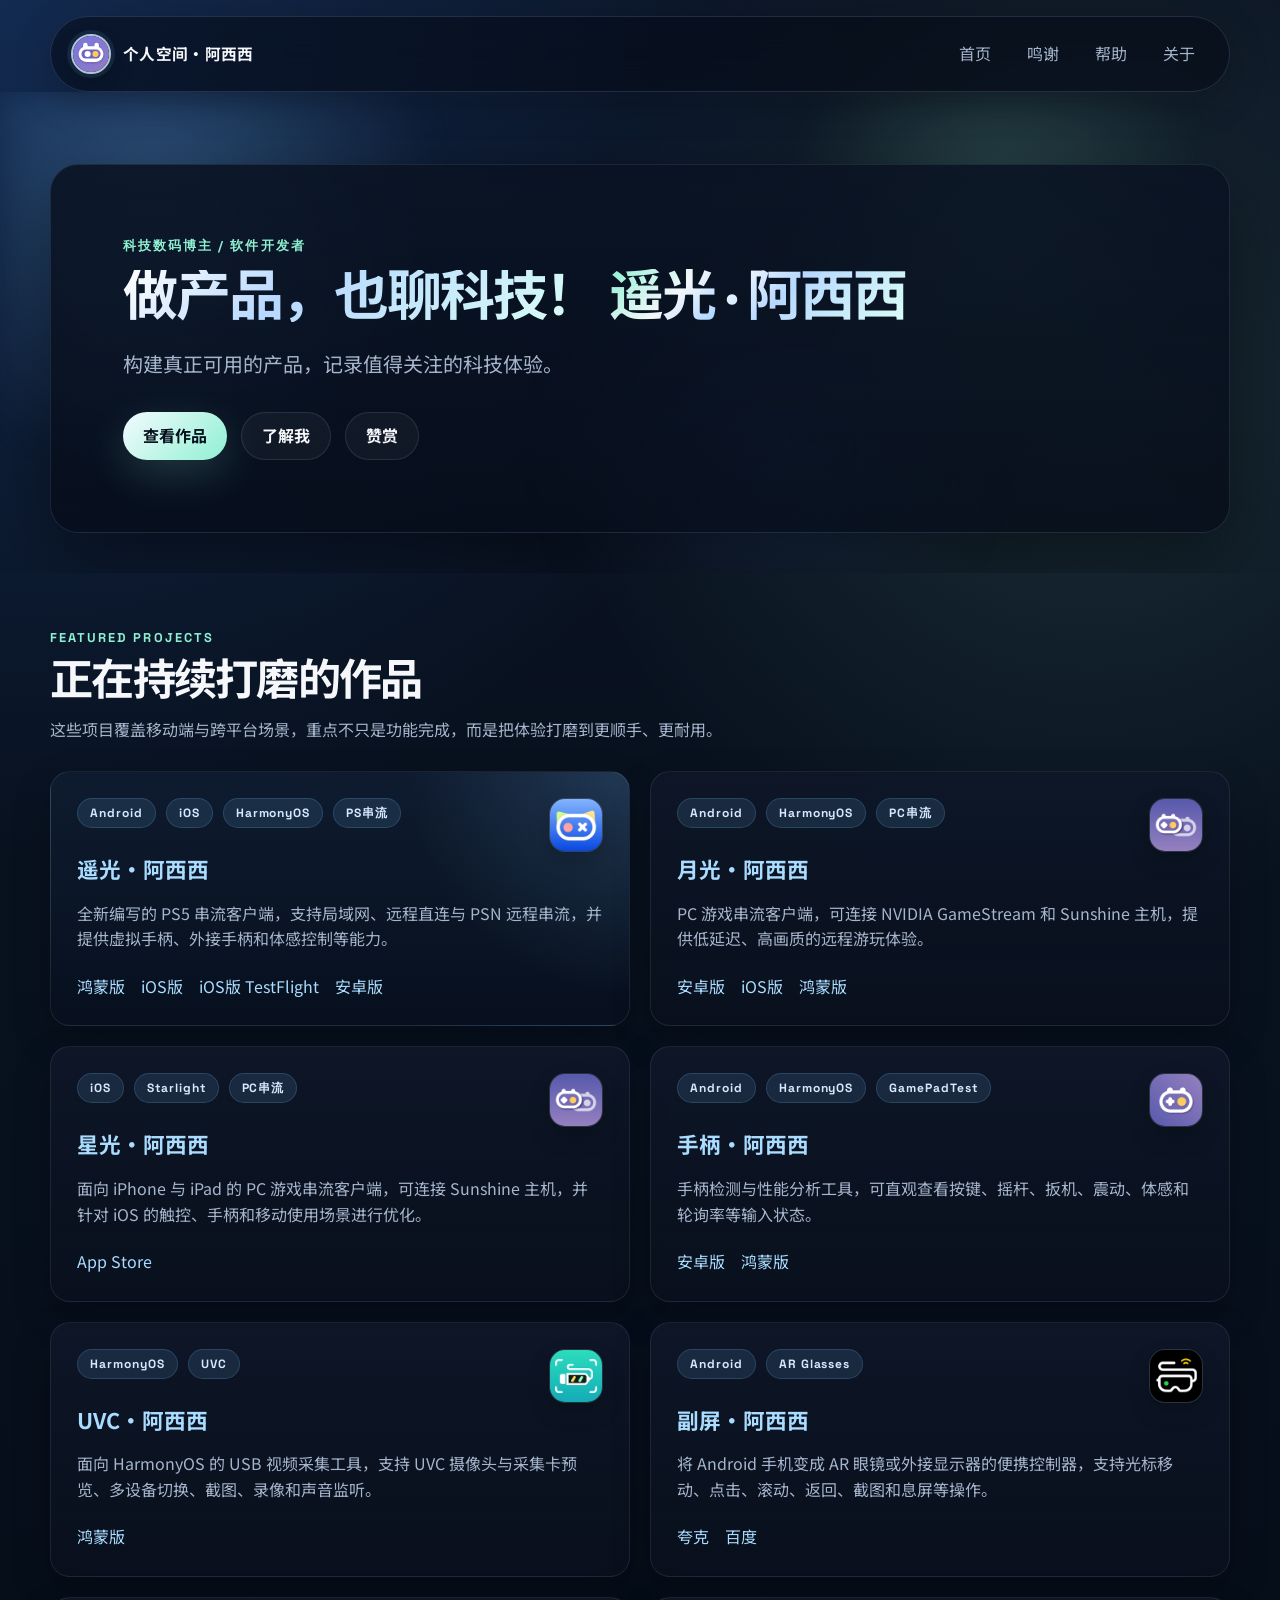
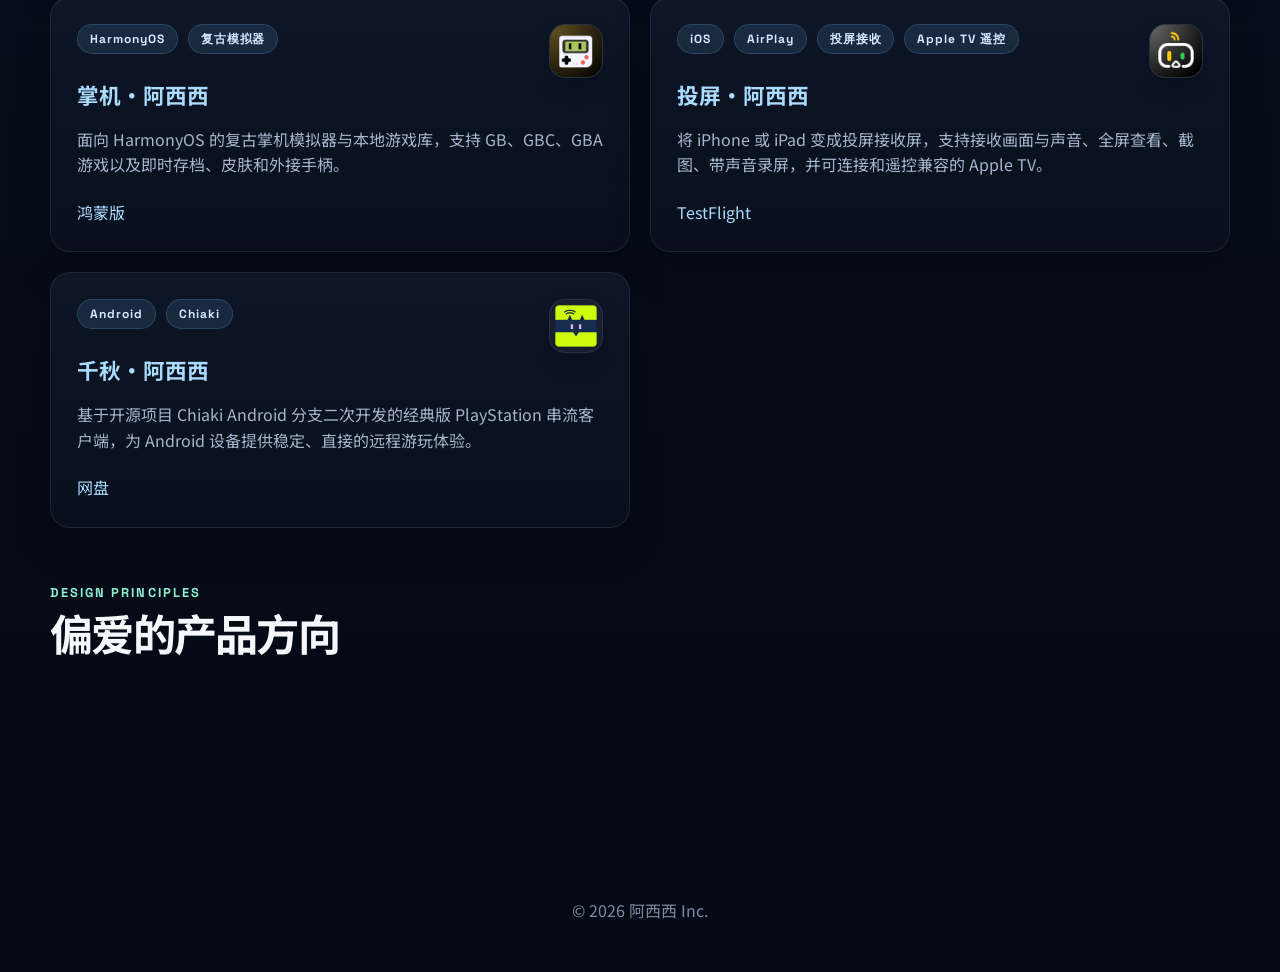
<file: index.html>
<!DOCTYPE html>
<html lang="zh-CN">
<head>
  <meta charset="UTF-8">
  <meta name="viewport" content="width=device-width, initial-scale=1.0">
  <meta name="theme-color" content="#08111f">
  <meta
    name="description"
    content="构建真正可用的产品，记录值得关注的科技体验。"
  >
  <title>个人空间·阿西西</title>
  <link rel="icon" type="image/svg+xml" href="res/icon/favicon.svg?v=20260412-2">
  <link rel="preconnect" href="https://fonts.googleapis.com">
  <link rel="preconnect" href="https://fonts.gstatic.com" crossorigin>
  <link
    href="https://fonts.googleapis.com/css2?family=Noto+Sans+SC:wght@400;500;700;800&family=Space+Grotesk:wght@500;700&display=swap"
    rel="stylesheet"
  >
  <link rel="stylesheet" href="./style.css?v=20260713-4">
</head>
<body class="home-page">
  <header class="nav">
    <div class="nav-inner">
      <a class="brand" href="./index.html">
        <img
          class="brand-avatar"
          src="https://i0.hdslb.com/bfs/face/b41566f47ea0d0f1e35ed54521c849c68c026892.jpg"
          alt="阿西西头像"
          referrerpolicy="no-referrer"
          onerror="this.onerror=null;this.src='./res/icon/favicon.svg';"
        >
        <span class="brand-text">个人空间·阿西西</span>
      </a>
      <div class="nav-right">
        <nav class="nav-links" aria-label="主导航">
          <a href="./index.html">首页</a>
          <a href="./credits.html">鸣谢</a>
          <a href="./help.html">帮助</a>
          <a href="./about.html">关于</a>
        </nav>
      </div>
    </div>
  </header>

  <main>
    <section class="hero hero-home">
      <div class="hero-bg"></div>
      <div class="hero-shell">
        <div class="hero-copy">
          <p class="eyebrow">科技数码博主 / 软件开发者</p>
          <h1 class="hero-title">
            <span class="hero-title-static">做产品，也聊科技！</span>
            <span class="hero-title-series">
              <span class="hero-title-rotator" data-hero-rotator>
                <span class="hero-title-track">
                  <span class="hero-title-word">月光</span>
                </span>
              </span>
              <span class="hero-title-suffix"> · 阿西西</span>
            </span>
          </h1>
          <p class="hero-subtitle">
            构建真正可用的产品，记录值得关注的科技体验。
          </p>

          <div class="hero-actions">
            <a class="button button-primary" href="#projects">查看作品</a>
            <a class="button button-secondary" href="./about.html">了解我</a>
            <a class="button button-secondary" href="./credits.html">赞赏</a>
          </div>

        </div>
      </div>
    </section>

    <section class="projects-section" id="projects">
      <div class="section-heading">
        <p class="eyebrow">Featured Projects</p>
        <h2>正在持续打磨的作品</h2>
        <p class="section-copy">
          这些项目覆盖移动端与跨平台场景，重点不只是功能完成，而是把体验打磨到更顺手、更耐用。
        </p>
      </div>

      <div class="project-grid" id="project-grid">
        <article class="project-card">
          <p>项目加载中...</p>
        </article>
      </div>
    </section>

    <section class="values-section">
      <div class="section-heading compact">
        <p class="eyebrow">Design Principles</p>
        <h2>偏爱的产品方向</h2>
      </div>

      <div class="value-grid">
        <article class="value-card glass-card">
          <h3>体验优先</h3>
          <p>先把真正会被感知到的流畅度、反馈与结构做好，再往功能层继续扩展。</p>
        </article>
        <article class="value-card glass-card">
          <h3>长期维护</h3>
          <p>比起一次性堆功能，更重视项目能否被持续修正、迭代和稳定使用。</p>
        </article>
        <article class="value-card glass-card">
          <h3>多端一致</h3>
          <p>让不同设备上都保持相近的语言和节奏，而不是每个平台都像另一套产品。</p>
        </article>
      </div>
    </section>
  </main>

  <footer class="site-footer">
    <p>© 2026 阿西西 Inc.</p>
  </footer>

  <script>
    (() => {
      const projectGrid = document.querySelector("#project-grid");
      const heroRotator = document.querySelector("[data-hero-rotator]");
      const fallbackPhrases = ["遥光", "月光", "星光", "手柄", "UVC", "副屏", "掌机", "投屏", "千秋"];

      const escapeHtml = (value) => String(value == null ? "" : value).replace(/[&<>"']/g, (char) => ({
        "&": "&amp;",
        "<": "&lt;",
        ">": "&gt;",
        "\"": "&quot;",
        "'": "&#39;"
      }[char]));

      const renderProjects = (projects) => {
        if (!projectGrid) {
          return;
        }

        if (!Array.isArray(projects) || projects.length === 0) {
          projectGrid.innerHTML = `
            <article class="project-card">
              <p>暂时还没有可展示的项目数据。</p>
            </article>
          `;
          return;
        }

        projectGrid.innerHTML = projects.map((project) => {
          const tags = Array.isArray(project.tags) ? project.tags.map((tag) => `<span class="tag">${escapeHtml(tag)}</span>`).join("") : "";
          const linkRows = Array.isArray(project.linkRows) ? project.linkRows.map((row) => {
            const links = Array.isArray(row) ? row.map((link) => `
              <a href="${escapeHtml(link.href)}">${escapeHtml(link.label)}</a>
            `).join("") : "";

            return `<div class="project-link-row">${links}</div>`;
          }).join("") : "";

          return `
            <article class="project-card${project.featured ? " project-card-featured" : ""}">
              <div class="project-card-head">
                <div class="project-meta">${tags}</div>
                <img class="project-card-icon" src="${escapeHtml(project.icon)}" alt="${escapeHtml(project.iconAlt || project.title)}">
              </div>
              <h3>
                <a class="project-title-link" href="${escapeHtml(project.href)}">${escapeHtml(project.title)}</a>
              </h3>
              <p>${escapeHtml(project.description)}</p>
              <div class="project-link-group">${linkRows}</div>
            </article>
          `;
        }).join("");
      };

      const startRotator = (phrases) => {
        if (!heroRotator || phrases.length === 0) {
          return;
        }

        const track = heroRotator.querySelector(".hero-title-track");

        if (!track) {
          return;
        }

        track.textContent = "";
        phrases.concat(phrases[0]).forEach((phrase) => {
          const word = document.createElement("span");
          word.className = "hero-title-word";
          word.textContent = phrase;
          track.appendChild(word);
        });

        const measureWidth = () => {
          const ruler = document.createElement("span");
          ruler.className = "hero-title-ruler";
          heroRotator.appendChild(ruler);

          const maxWidth = phrases.reduce((width, phrase) => {
            ruler.textContent = phrase;
            return Math.max(width, ruler.getBoundingClientRect().width);
          }, 0);

          ruler.remove();
          heroRotator.style.width = `${Math.ceil(maxWidth)}px`;
        };

        measureWidth();
        if (document.fonts && document.fonts.ready) {
          document.fonts.ready.then(measureWidth);
        }

        if (window.matchMedia("(prefers-reduced-motion: reduce)").matches) {
          return;
        }

        if (phrases.length <= 1) {
          return;
        }

        let currentIndex = 0;

        window.setInterval(() => {
          currentIndex += 1;
          track.classList.add("is-animating");
          track.style.transform = `translate3d(0, -${currentIndex * 1.25}em, 0)`;

          if (currentIndex === phrases.length) {
            window.setTimeout(() => {
              track.classList.remove("is-animating");
              track.style.transform = "translate3d(0, 0, 0)";
              currentIndex = 0;
              void track.offsetHeight;
            }, 540);
          }
        }, 2400);
      };

      const extractPhrases = (projects) => {
        if (!Array.isArray(projects)) {
          return fallbackPhrases;
        }

        const titles = projects.map((project) => String(project.title || "").split("·")[0].trim()).filter(Boolean);
        return [...new Set(titles)].length > 0 ? [...new Set(titles)] : fallbackPhrases;
      };

      const initProjects = async () => {
        try {
          const response = await fetch("./res/config/projects.json", { cache: "no-store" });

          if (!response.ok) {
            throw new Error(`HTTP ${response.status}`);
          }

          const projects = await response.json();
          renderProjects(projects);
          startRotator(extractPhrases(projects));
        } catch (error) {
          if (projectGrid) {
            const message = window.location.protocol === "file:"
              ? "当前是直接打开的本地文件，请通过静态服务器访问。"
              : "项目数据加载失败，请稍后重试。";

            projectGrid.innerHTML = `
              <article class="project-card">
                <p>${message}</p>
              </article>
            `;
          }

          startRotator(fallbackPhrases);
        }
      };

      initProjects();
    })();
  </script>
</body>
</html>
</file>
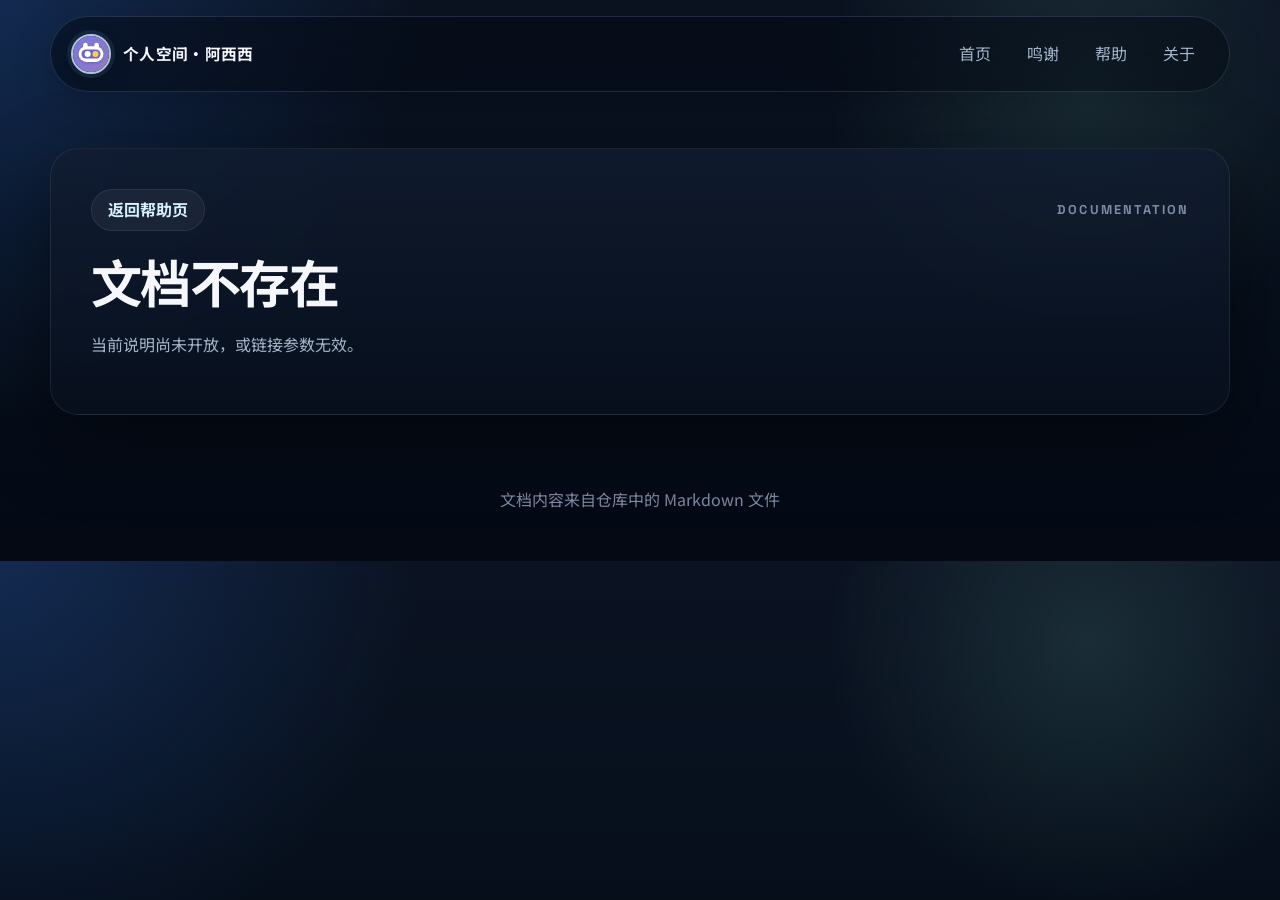
<file: help-detail.html>
<!DOCTYPE html>
<html lang="zh-CN">
<head>
  <meta charset="UTF-8">
  <meta name="viewport" content="width=device-width, initial-scale=1.0">
  <meta name="theme-color" content="#08111f">
  <meta
    name="description"
    content="查看阿西西产品帮助文档详情。"
  >
  <title>帮助详情 · 阿西西</title>
  <link rel="icon" type="image/svg+xml" href="res/icon/favicon.svg?v=20260412-2">
  <link rel="preconnect" href="https://fonts.googleapis.com">
  <link rel="preconnect" href="https://fonts.gstatic.com" crossorigin>
  <link
    href="https://fonts.googleapis.com/css2?family=Noto+Sans+SC:wght@400;500;700;800&family=Space+Grotesk:wght@500;700&display=swap"
    rel="stylesheet"
  >
  <link rel="stylesheet" href="./style.css?v=20260713-4">
</head>
<body class="doc-page">
  <header class="nav">
    <div class="nav-inner">
      <a class="brand" href="./index.html">
        <img
          class="brand-avatar"
          src="https://i0.hdslb.com/bfs/face/b41566f47ea0d0f1e35ed54521c849c68c026892.jpg"
          alt="阿西西头像"
          referrerpolicy="no-referrer"
          onerror="this.onerror=null;this.src='./res/icon/favicon.svg';"
        >
        <span class="brand-text">个人空间·阿西西</span>
      </a>
      <div class="nav-right">
        <nav class="nav-links" aria-label="主导航">
          <a href="./index.html">首页</a>
          <a href="./credits.html">鸣谢</a>
          <a href="./help.html">帮助</a>
          <a href="./about.html">关于</a>
        </nav>
      </div>
    </div>
  </header>

  <main class="doc-main">
    <section class="doc-shell glass-card">
      <div class="doc-toolbar">
        <a class="doc-back-link" href="./help.html">返回帮助页</a>
        <p class="doc-kicker">Documentation</p>
      </div>

      <div id="doc-content" class="doc-content" aria-live="polite">
        <article class="doc-empty-state">
          <h1>加载中</h1>
          <p>正在读取帮助文档，请稍候。</p>
        </article>
      </div>
    </section>
  </main>

  <footer class="site-footer">
    <p>文档内容来自仓库中的 Markdown 文件</p>
  </footer>

  <script>
    const helpDocs = {
      remotelight: {
        title: "遥光·阿西西 使用说明书",
        path: "./res/doc/remotelight_user_help.md"
      },
      uvc: {
        title: "UVC·阿西西 使用说明书",
        path: "./res/doc/uvc_user_help.md"
      },
      tvscreen: {
        title: "投屏·阿西西 使用说明书",
        path: "./res/doc/tvscreen_user_help.md"
      },
      emulator:{
        title: "掌机·阿西西 使用说明书",
        path: "./res/doc/emulator_user_help.md"
      }
    };

    const docContent = document.getElementById("doc-content");
    const appKey = new URLSearchParams(window.location.search).get("app");

    function escapeHtml(text) {
      return text
        .replace(/&/g, "&amp;")
        .replace(/</g, "&lt;")
        .replace(/>/g, "&gt;")
        .replace(/\"/g, "&quot;")
        .replace(/'/g, "&#39;");
    }

    function renderInline(text) {
      return escapeHtml(text)
        .replace(/\[([^\]]+)\]\(([^)]+)\)/g, '<a href="$2" target="_blank" rel="noreferrer">$1</a>')
        .replace(/\*\*([^*]+)\*\*/g, "<strong>$1</strong>")
        .replace(/`([^`]+)`/g, "<code>$1</code>");
    }

    function markdownToHtml(markdown) {
      const lines = markdown.replace(/\r\n/g, "\n").split("\n");
      const html = [];
      let paragraphBuffer = [];
      let listType = null;
      let listItems = [];
      let inCodeBlock = false;
      let codeLanguage = "";
      let codeLines = [];

      function flushParagraph() {
        if (!paragraphBuffer.length) {
          return;
        }
        html.push(`<p>${renderInline(paragraphBuffer.join(" "))}</p>`);
        paragraphBuffer = [];
      }

      function flushList() {
        if (!listType || !listItems.length) {
          listType = null;
          listItems = [];
          return;
        }
        html.push(`<${listType}>${listItems.join("")}</${listType}>`);
        listType = null;
        listItems = [];
      }

      function flushCodeBlock() {
        if (!inCodeBlock) {
          return;
        }
        const languageClass = codeLanguage ? ` class="language-${escapeHtml(codeLanguage)}"` : "";
        html.push(`<pre><code${languageClass}>${escapeHtml(codeLines.join("\n"))}</code></pre>`);
        inCodeBlock = false;
        codeLanguage = "";
        codeLines = [];
      }

      for (const line of lines) {
        const trimmed = line.trim();

        if (inCodeBlock) {
          if (trimmed.startsWith("```")) {
            flushCodeBlock();
          } else {
            codeLines.push(line);
          }
          continue;
        }

        if (trimmed.startsWith("```")) {
          flushParagraph();
          flushList();
          inCodeBlock = true;
          codeLanguage = trimmed.slice(3).trim();
          codeLines = [];
          continue;
        }

        if (!trimmed) {
          flushParagraph();
          flushList();
          continue;
        }

        if (/^---+$/.test(trimmed)) {
          flushParagraph();
          flushList();
          html.push("<hr>");
          continue;
        }

        const headingMatch = trimmed.match(/^(#{1,3})\s+(.*)$/);
        if (headingMatch) {
          flushParagraph();
          flushList();
          const level = headingMatch[1].length;
          html.push(`<h${level}>${renderInline(headingMatch[2])}</h${level}>`);
          continue;
        }

        const unorderedMatch = trimmed.match(/^-\s+(.*)$/);
        if (unorderedMatch) {
          flushParagraph();
          if (listType && listType !== "ul") {
            flushList();
          }
          listType = "ul";
          listItems.push(`<li>${renderInline(unorderedMatch[1])}</li>`);
          continue;
        }

        const orderedMatch = trimmed.match(/^\d+\.\s+(.*)$/);
        if (orderedMatch) {
          flushParagraph();
          if (listType && listType !== "ol") {
            flushList();
          }
          listType = "ol";
          listItems.push(`<li>${renderInline(orderedMatch[1])}</li>`);
          continue;
        }

        paragraphBuffer.push(trimmed);
      }

      flushParagraph();
      flushList();
      flushCodeBlock();
      return html.join("");
    }

    function renderError(title, message) {
      docContent.innerHTML = `
        <article class="doc-empty-state">
          <h1>${title}</h1>
          <p>${message}</p>
        </article>
      `;
    }

    async function loadDoc() {
      const doc = helpDocs[appKey];

      if (!doc) {
        renderError("文档不存在", "当前说明尚未开放，或链接参数无效。");
        return;
      }

      if (window.location.protocol === "file:") {
        renderError("无法读取文档", "当前是直接打开的本地文件，请通过静态服务器或 GitHub Pages 访问。");
        return;
      }

      try {
        const response = await fetch(doc.path, { cache: "no-store" });
        if (!response.ok) {
          throw new Error(`HTTP ${response.status}`);
        }

        const markdown = await response.text();
        document.title = `${doc.title} · 阿西西`;
        docContent.innerHTML = `<article class="doc-article">${markdownToHtml(markdown)}</article>`;
      } catch (error) {
        console.error("Failed to load help doc:", error);
        renderError("文档加载失败", "请确认 Markdown 文件路径正确，或稍后重新访问。");
      }
    }

    loadDoc();
  </script>
</body>
</html>
</file>
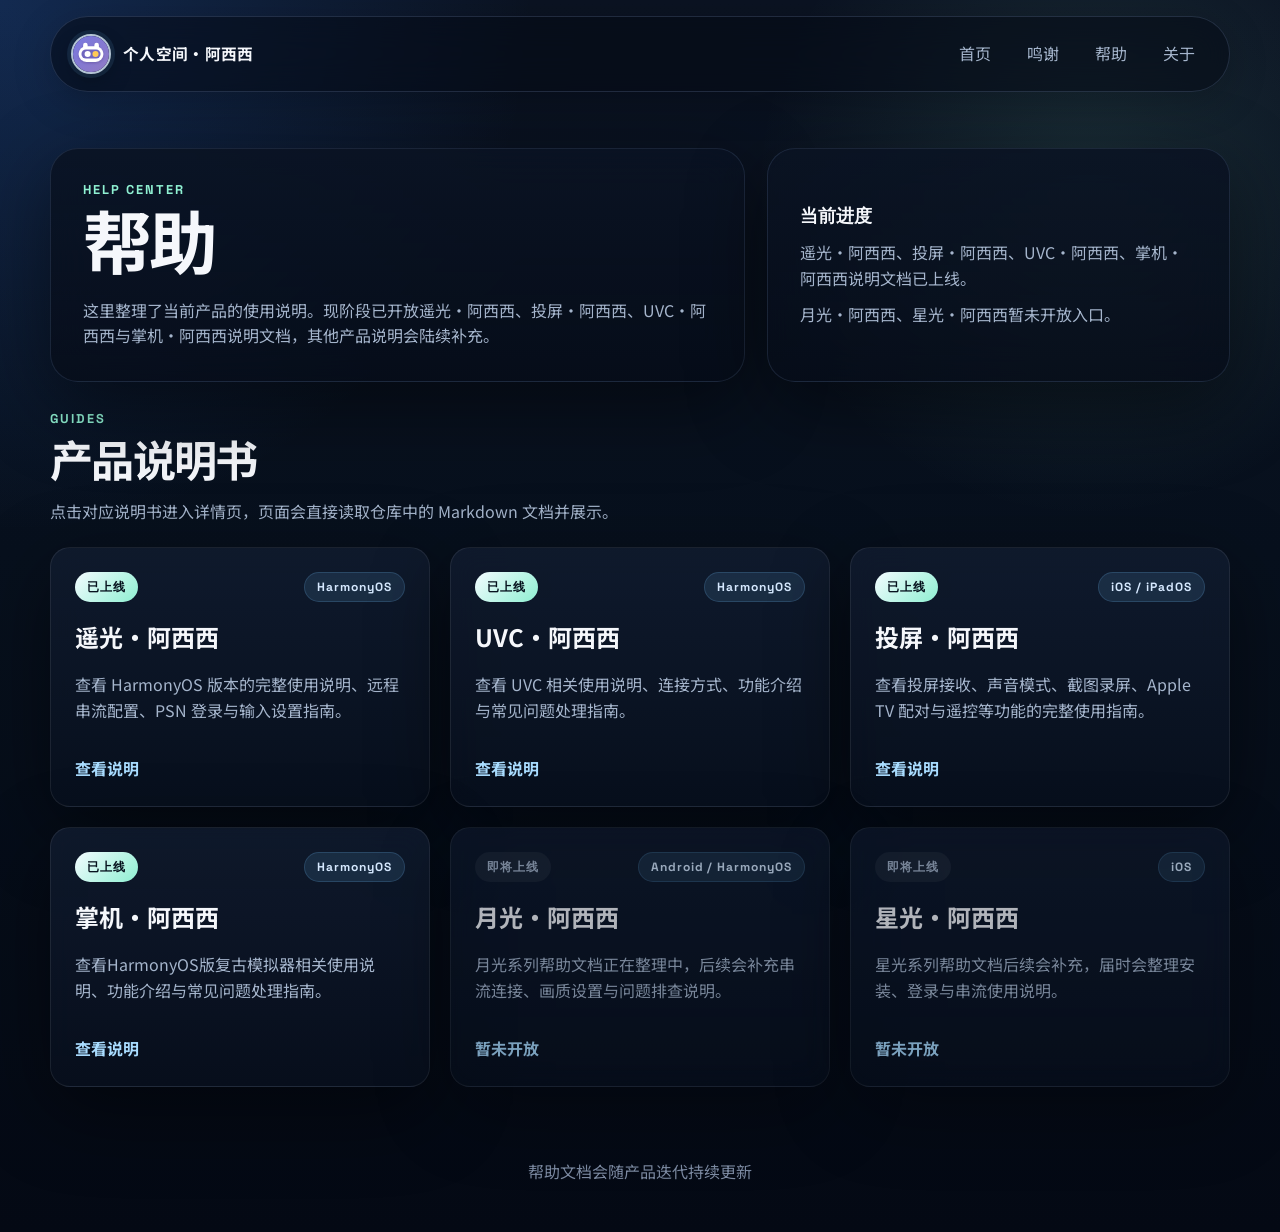
<file: help.html>
<!DOCTYPE html>
<html lang="zh-CN">
<head>
  <meta charset="UTF-8">
  <meta name="viewport" content="width=device-width, initial-scale=1.0">
  <meta name="theme-color" content="#08111f">
  <meta
    name="description"
    content="查看遥光·阿西西、投屏·阿西西、UVC·阿西西、掌机·阿西西等产品的使用说明与帮助文档。"
  >
  <title>帮助 · 阿西西</title>
  <link rel="icon" type="image/svg+xml" href="res/icon/favicon.svg?v=20260412-2">
  <link rel="preconnect" href="https://fonts.googleapis.com">
  <link rel="preconnect" href="https://fonts.gstatic.com" crossorigin>
  <link
    href="https://fonts.googleapis.com/css2?family=Noto+Sans+SC:wght@400;500;700;800&family=Space+Grotesk:wght@500;700&display=swap"
    rel="stylesheet"
  >
  <link rel="stylesheet" href="./style.css?v=20260713-4">
</head>
<body class="help-page">
  <header class="nav">
    <div class="nav-inner">
      <a class="brand" href="./index.html">
        <img
          class="brand-avatar"
          src="https://i0.hdslb.com/bfs/face/b41566f47ea0d0f1e35ed54521c849c68c026892.jpg"
          alt="阿西西头像"
          referrerpolicy="no-referrer"
          onerror="this.onerror=null;this.src='./res/icon/favicon.svg';"
        >
        <span class="brand-text">个人空间·阿西西</span>
      </a>
      <div class="nav-right">
        <nav class="nav-links" aria-label="主导航">
          <a href="./index.html">首页</a>
          <a href="./credits.html">鸣谢</a>
          <a href="./help.html">帮助</a>
          <a href="./about.html">关于</a>
        </nav>
      </div>
    </div>
  </header>

  <main class="help-main">
    <section class="help-hero-shell">
      <article class="help-header-card">
        <p class="eyebrow">Help Center</p>
        <h1>帮助</h1>
        <p class="help-copy">
          这里整理了当前产品的使用说明。现阶段已开放遥光·阿西西、投屏·阿西西、UVC·阿西西与掌机·阿西西说明文档，其他产品说明会陆续补充。
        </p>
      </article>

      <aside class="help-summary-card">
        <strong>当前进度</strong>
        <p>遥光·阿西西、投屏·阿西西、UVC·阿西西、掌机·阿西西说明文档已上线。</p>
        <p>月光·阿西西、星光·阿西西暂未开放入口。</p>
      </aside>
    </section>

    <section class="help-grid-section">
      <div class="section-heading compact">
        <p class="eyebrow">Guides</p>
        <h2>产品说明书</h2>
        <p class="section-copy">
          点击对应说明书进入详情页，页面会直接读取仓库中的 Markdown 文档并展示。
        </p>
      </div>

      <div class="help-grid">
        <a class="help-card help-card-active glass-card" href="./help-detail.html?app=remotelight">
          <div class="help-card-head">
            <span class="help-card-badge">已上线</span>
            <span class="help-card-platform">HarmonyOS</span>
          </div>
          <h3>遥光·阿西西</h3>
          <p>查看 HarmonyOS 版本的完整使用说明、远程串流配置、PSN 登录与输入设置指南。</p>
          <span class="help-card-link">查看说明</span>
        </a>

        <a class="help-card help-card-active glass-card" href="./help-detail.html?app=uvc">
          <div class="help-card-head">
            <span class="help-card-badge">已上线</span>
            <span class="help-card-platform">HarmonyOS</span>
          </div>
          <h3>UVC·阿西西</h3>
          <p>查看 UVC 相关使用说明、连接方式、功能介绍与常见问题处理指南。</p>
          <span class="help-card-link">查看说明</span>
        </a>

        <a class="help-card help-card-active glass-card" href="./help-detail.html?app=tvscreen">
          <div class="help-card-head">
            <span class="help-card-badge">已上线</span>
            <span class="help-card-platform">iOS / iPadOS</span>
          </div>
          <h3>投屏·阿西西</h3>
          <p>查看投屏接收、声音模式、截图录屏、Apple TV 配对与遥控等功能的完整使用指南。</p>
          <span class="help-card-link">查看说明</span>
        </a>

        <a class="help-card help-card-active glass-card" href="./help-detail.html?app=emulator">
          <div class="help-card-head">
            <span class="help-card-badge">已上线</span>
            <span class="help-card-platform">HarmonyOS</span>
          </div>
          <h3>掌机·阿西西</h3>
          <p>查看HarmonyOS版复古模拟器相关使用说明、功能介绍与常见问题处理指南。</p>
          <span class="help-card-link">查看说明</span>
        </a>

        <article class="help-card help-card-disabled glass-card" aria-disabled="true">
          <div class="help-card-head">
            <span class="help-card-badge help-card-badge-muted">即将上线</span>
            <span class="help-card-platform">Android / HarmonyOS</span>
          </div>
          <h3>月光·阿西西</h3>
          <p>月光系列帮助文档正在整理中，后续会补充串流连接、画质设置与问题排查说明。</p>
          <span class="help-card-link">暂未开放</span>
        </article>

        <article class="help-card help-card-disabled glass-card" aria-disabled="true">
          <div class="help-card-head">
            <span class="help-card-badge help-card-badge-muted">即将上线</span>
            <span class="help-card-platform">iOS</span>
          </div>
          <h3>星光·阿西西</h3>
          <p>星光系列帮助文档后续会补充，届时会整理安装、登录与串流使用说明。</p>
          <span class="help-card-link">暂未开放</span>
        </article>
      </div>
    </section>
  </main>

  <footer class="site-footer">
    <p>帮助文档会随产品迭代持续更新</p>
  </footer>
</body>
</html>
</file>
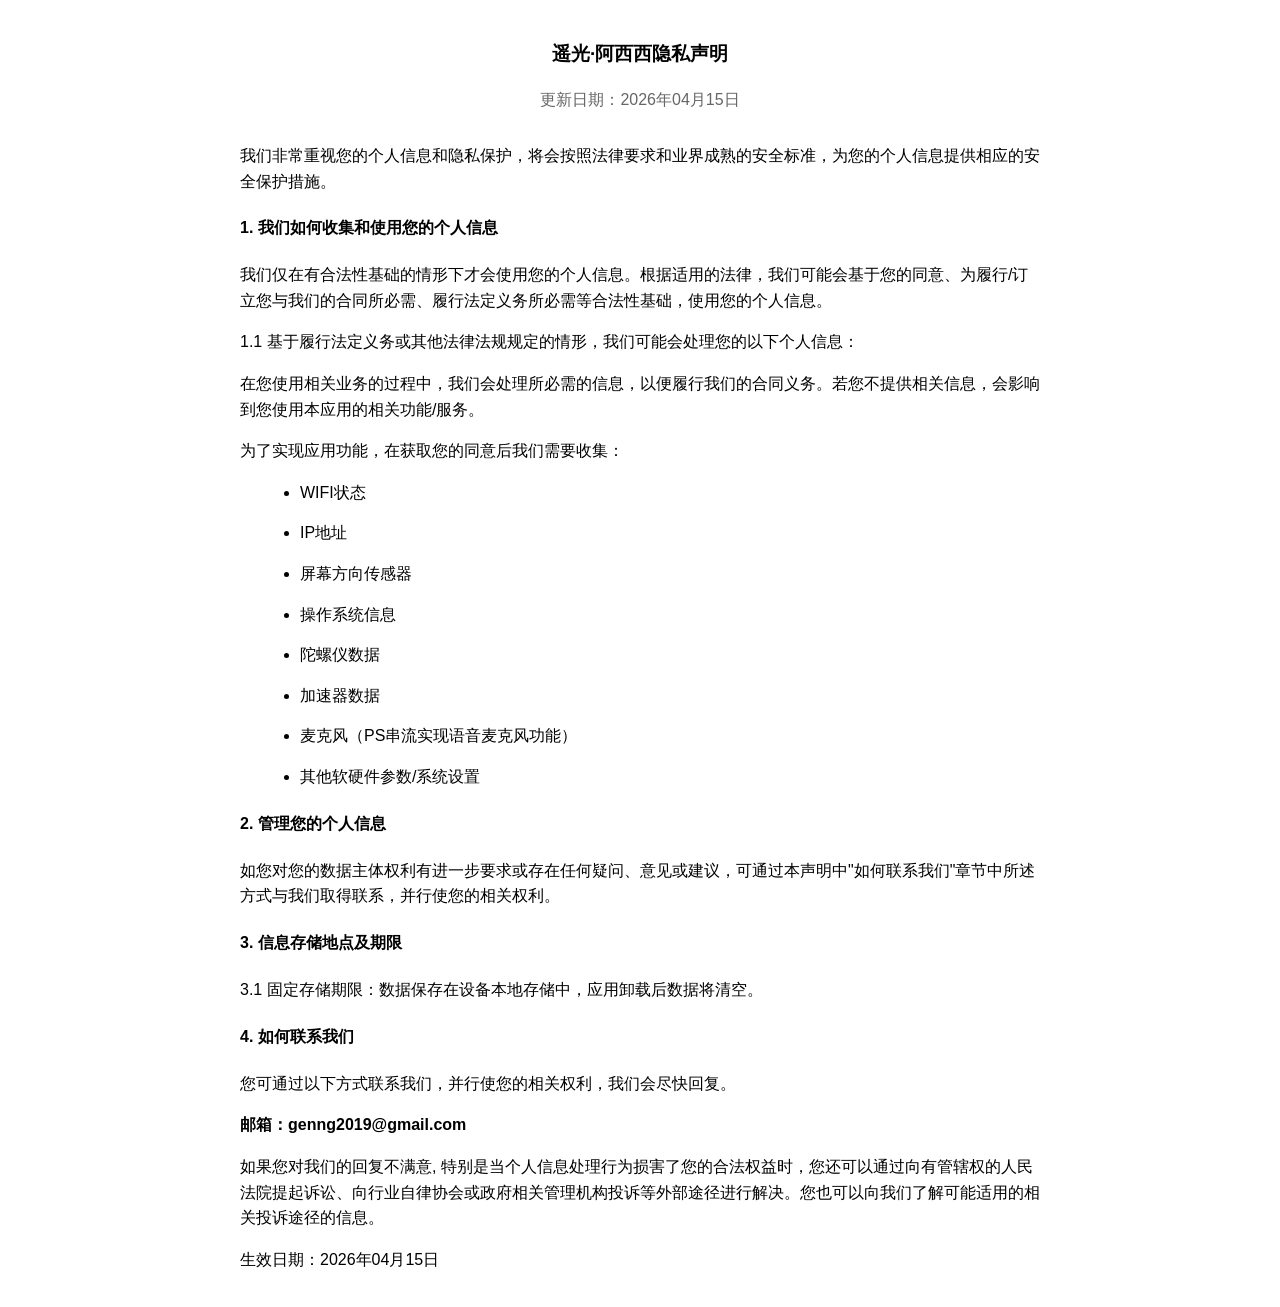
<file: res/farlight_privacy_policy.html>
<!DOCTYPE html>
<html lang="zh-CN">
<head>
    <meta charset="UTF-8">
    <meta name="viewport" content="width=device-width, initial-scale=1.0">
    <title>遥光·阿西西 隐私声明</title>
    <style>
        body {
            font-family: Arial, sans-serif;
            line-height: 1.6;
            max-width: 800px;
            margin: 0 auto;
            padding: 20px;
            text-align: center;
        }

        h1 {
            margin-bottom: 10px;
        }

        .update-date {
            margin-bottom: 30px;
            color: #666;
        }

        .content {
            text-align: left;
            margin-top: 30px;
        }

        h2 {
            margin-top: 25px;
            margin-bottom: 10px;
        }

        p, li {
            margin-bottom: 15px;
        }

        ul {
            margin-left: 20px;
        }

        .contact-info {
            margin-top: 30px;
            padding: 15px;
            border: 1px solid #ddd;
        }

        footer {
            margin-top: 40px;
            color: #666;
        }
    </style>
</head>
<body>
<h3>遥光·阿西西隐私声明</h3>
<div class="update-date">更新日期：2026年04月15日</div>
<div class="content">
    <p>我们非常重视您的个人信息和隐私保护，将会按照法律要求和业界成熟的安全标准，为您的个人信息提供相应的安全保护措施。</p>

    <h4>1. 我们如何收集和使用您的个人信息</h4>
    <p>我们仅在有合法性基础的情形下才会使用您的个人信息。根据适用的法律，我们可能会基于您的同意、为履行/订立您与我们的合同所必需、履行法定义务所必需等合法性基础，使用您的个人信息。</p>
    <p>1.1 基于履行法定义务或其他法律法规规定的情形，我们可能会处理您的以下个人信息：</p>
    <p>在您使用相关业务的过程中，我们会处理所必需的信息，以便履行我们的合同义务。若您不提供相关信息，会影响到您使用本应用的相关功能/服务。</p>
    <p>为了实现应用功能，在获取您的同意后我们需要收集：</p>
    <ul>
        <li>WIFI状态</li>
        <li>IP地址</li>
        <li>屏幕方向传感器</li>
        <li>操作系统信息</li>
        <li>陀螺仪数据</li>
        <li>加速器数据</li>
        <li>麦克风（PS串流实现语音麦克风功能）</li>
        <li>其他软硬件参数/系统设置</li>
    </ul>
    <h4>2. 管理您的个人信息</h4>
    <p>如您对您的数据主体权利有进一步要求或存在任何疑问、意见或建议，可通过本声明中"如何联系我们"章节中所述方式与我们取得联系，并行使您的相关权利。</p>
    <h4>3. 信息存储地点及期限</h4>
    <p>3.1 固定存储期限：数据保存在设备本地存储中，应用卸载后数据将清空。</p>
    <h4>4. 如何联系我们</h4>
    <p>您可通过以下方式联系我们，并行使您的相关权利，我们会尽快回复。</p>
    <p><strong>邮箱：genng2019@gmail.com</strong></p>
    <p>如果您对我们的回复不满意, 特别是当个人信息处理行为损害了您的合法权益时，您还可以通过向有管辖权的人民法院提起诉讼、向行业自律协会或政府相关管理机构投诉等外部途径进行解决。您也可以向我们了解可能适用的相关投诉途径的信息。</p>
    <div class="effective-date">
        <p>生效日期：2026年04月15日</p>
    </div>
</div>

</body>
</html>
</file>
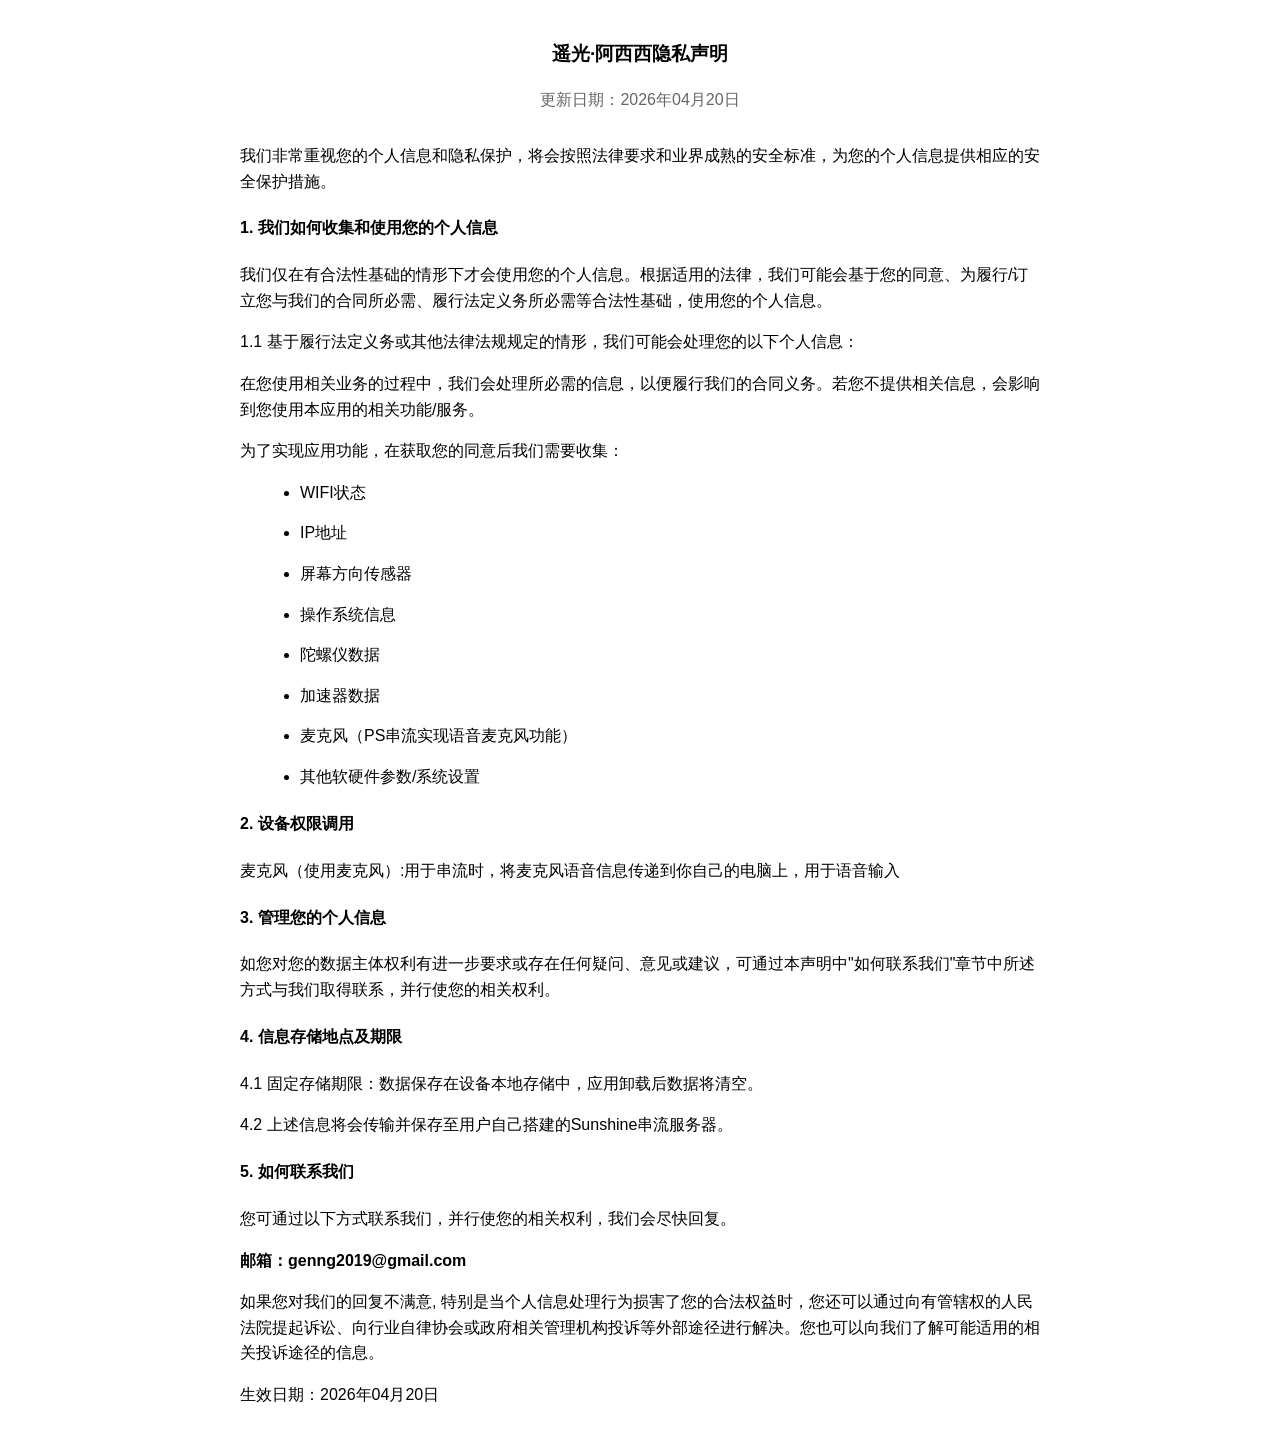
<file: res/remotelight_privacy_policy.html>
<!DOCTYPE html>
<html lang="zh-CN">
<head>
    <meta charset="UTF-8">
    <meta name="viewport" content="width=device-width, initial-scale=1.0">
    <title>遥光·阿西西 隐私声明</title>
    <style>
        body {
            font-family: Arial, sans-serif;
            line-height: 1.6;
            max-width: 800px;
            margin: 0 auto;
            padding: 20px;
            text-align: center;
        }

        h1 {
            margin-bottom: 10px;
        }

        .update-date {
            margin-bottom: 30px;
            color: #666;
        }

        .content {
            text-align: left;
            margin-top: 30px;
        }

        h2 {
            margin-top: 25px;
            margin-bottom: 10px;
        }

        p, li {
            margin-bottom: 15px;
        }

        ul {
            margin-left: 20px;
        }

        .contact-info {
            margin-top: 30px;
            padding: 15px;
            border: 1px solid #ddd;
        }

        footer {
            margin-top: 40px;
            color: #666;
        }
    </style>
</head>
<body>
<h3>遥光·阿西西隐私声明</h3>
<div class="update-date">更新日期：2026年04月20日</div>
<div class="content">
    <p>我们非常重视您的个人信息和隐私保护，将会按照法律要求和业界成熟的安全标准，为您的个人信息提供相应的安全保护措施。</p>

    <h4>1. 我们如何收集和使用您的个人信息</h4>
    <p>我们仅在有合法性基础的情形下才会使用您的个人信息。根据适用的法律，我们可能会基于您的同意、为履行/订立您与我们的合同所必需、履行法定义务所必需等合法性基础，使用您的个人信息。</p>
    <p>1.1 基于履行法定义务或其他法律法规规定的情形，我们可能会处理您的以下个人信息：</p>
    <p>在您使用相关业务的过程中，我们会处理所必需的信息，以便履行我们的合同义务。若您不提供相关信息，会影响到您使用本应用的相关功能/服务。</p>
    <p>为了实现应用功能，在获取您的同意后我们需要收集：</p>
    <ul>
        <li>WIFI状态</li>
        <li>IP地址</li>
        <li>屏幕方向传感器</li>
        <li>操作系统信息</li>
        <li>陀螺仪数据</li>
        <li>加速器数据</li>
        <li>麦克风（PS串流实现语音麦克风功能）</li>
        <li>其他软硬件参数/系统设置</li>
    </ul>
    <h4>2. 设备权限调用</h4>
    <p>麦克风（使用麦克风）:用于串流时，将麦克风语音信息传递到你自己的电脑上，用于语音输入</p>
    <h4>3. 管理您的个人信息</h4>
    <p>如您对您的数据主体权利有进一步要求或存在任何疑问、意见或建议，可通过本声明中"如何联系我们"章节中所述方式与我们取得联系，并行使您的相关权利。</p>
    <h4>4. 信息存储地点及期限</h4>
    <p>4.1 固定存储期限：数据保存在设备本地存储中，应用卸载后数据将清空。</p>
    <p>4.2 上述信息将会传输并保存至用户自己搭建的Sunshine串流服务器。</p>
    <h4>5. 如何联系我们</h4>
    <p>您可通过以下方式联系我们，并行使您的相关权利，我们会尽快回复。</p>
    <p><strong>邮箱：genng2019@gmail.com</strong></p>
    <p>如果您对我们的回复不满意, 特别是当个人信息处理行为损害了您的合法权益时，您还可以通过向有管辖权的人民法院提起诉讼、向行业自律协会或政府相关管理机构投诉等外部途径进行解决。您也可以向我们了解可能适用的相关投诉途径的信息。</p>
    <div class="effective-date">
        <p>生效日期：2026年04月20日</p>
    </div>
</div>

</body>
</html>
</file>
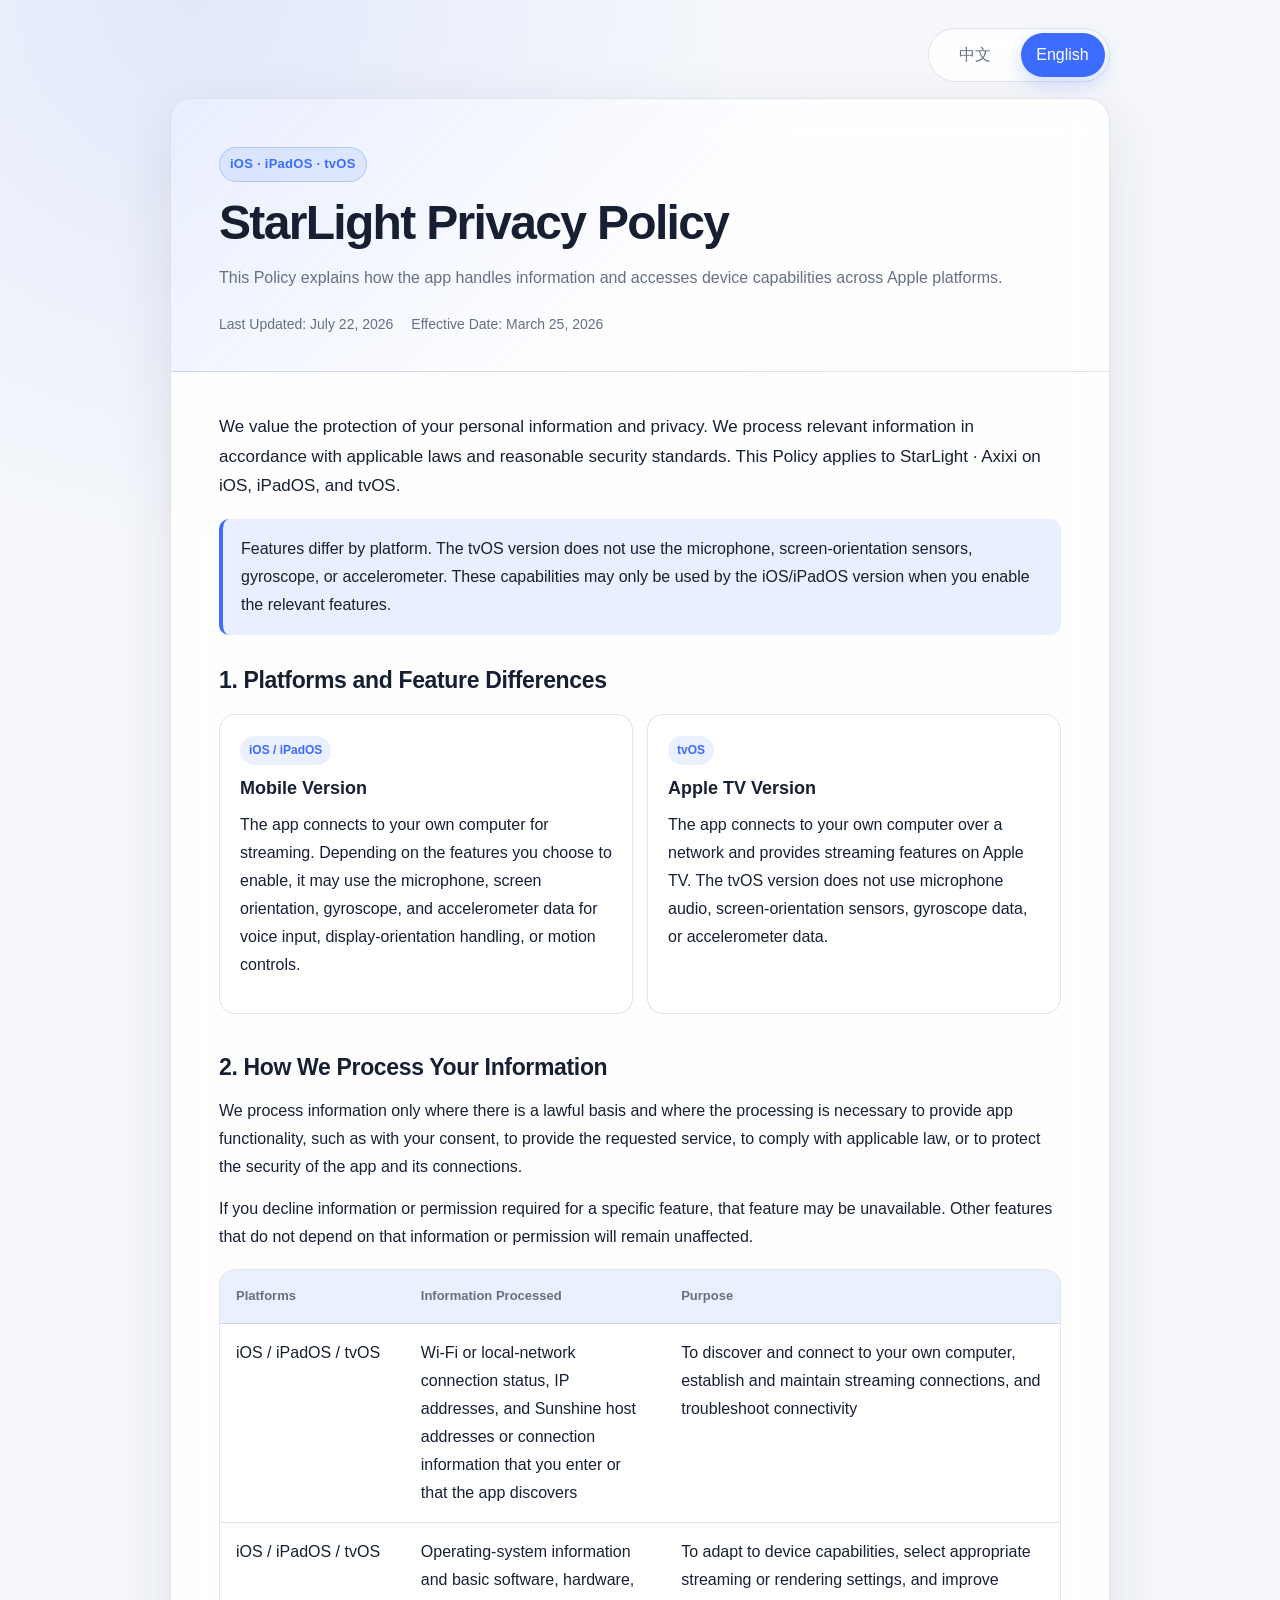
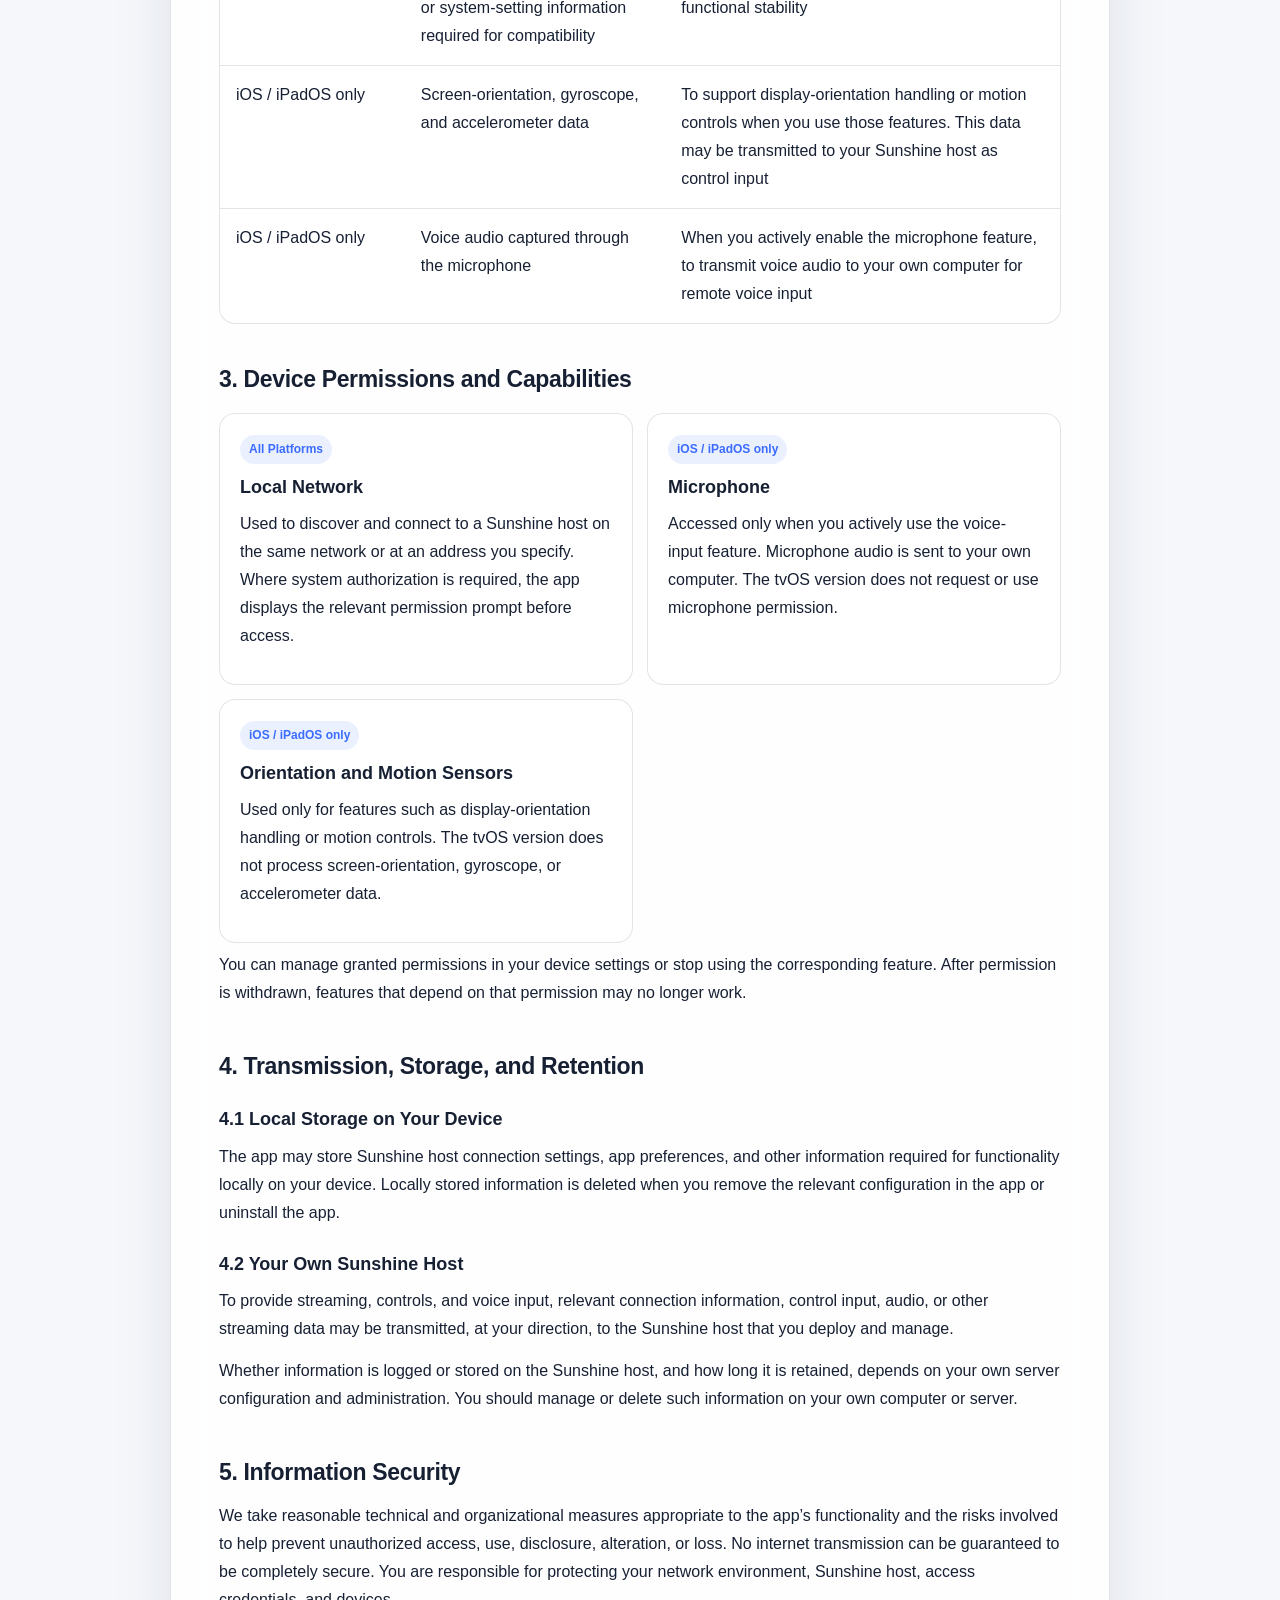
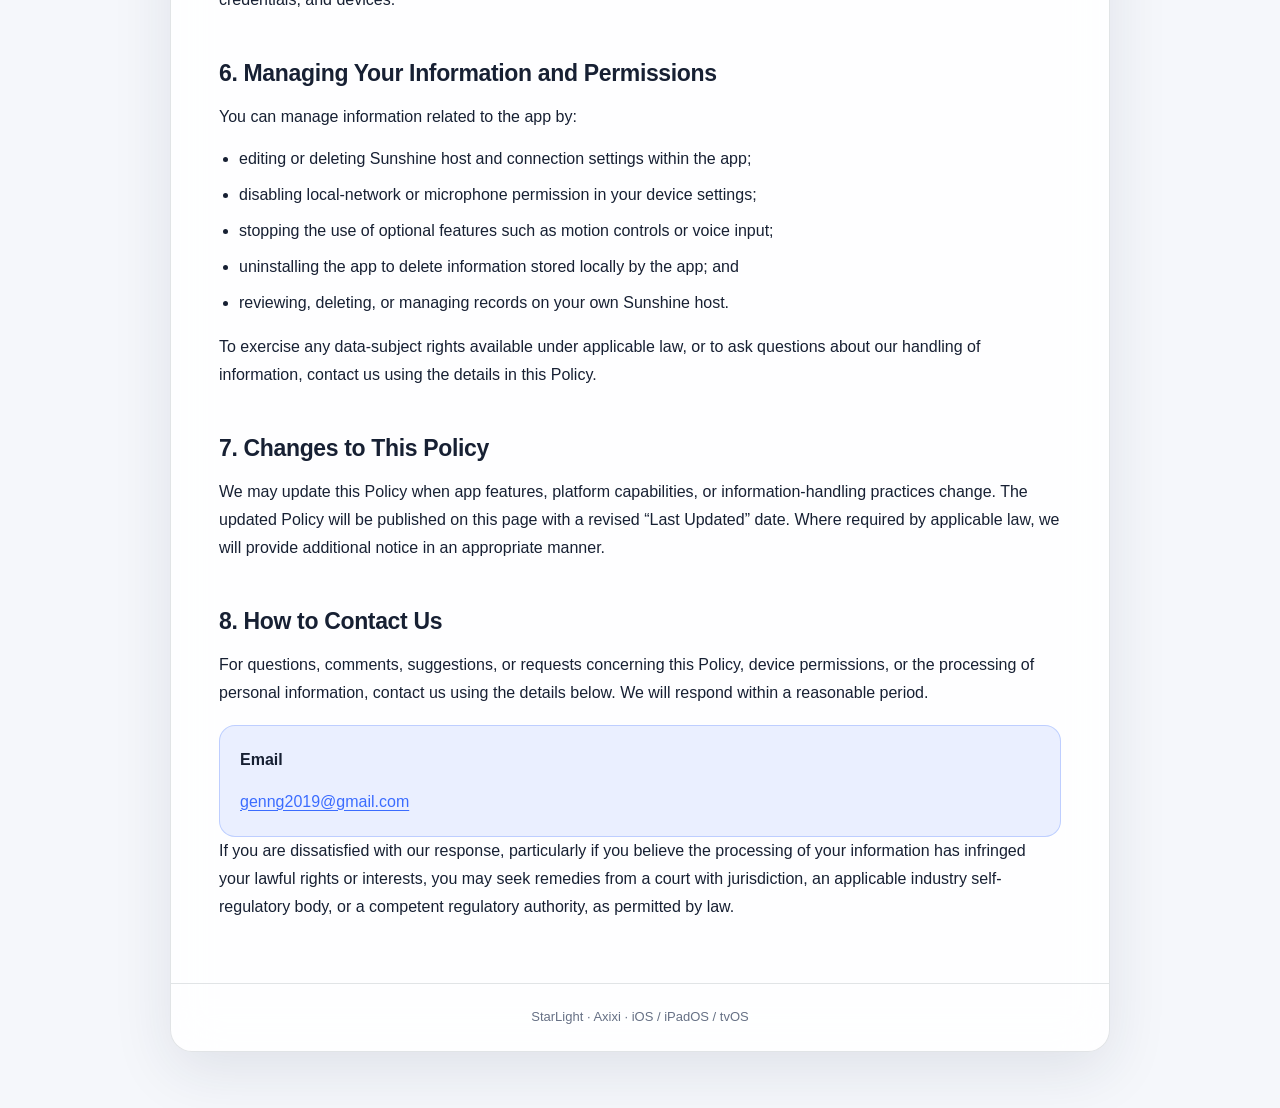
<file: res/startlight_privacy_policy.html>
<!DOCTYPE html>
<html lang="zh-CN">
<head>
  <meta charset="UTF-8" />
  <meta name="viewport" content="width=device-width, initial-scale=1.0" />
  <meta name="color-scheme" content="light dark" />
  <meta name="description" content="星光·阿西西（StarLight · Axixi）iOS、iPadOS 与 tvOS 隐私政策 / Privacy Policy" />
  <title>星光·阿西西 隐私政策 | StarLight · Axixi Privacy Policy</title>
  <style>
    :root {
      color-scheme: light dark;
      --bg: #f5f7fb;
      --surface: rgba(255, 255, 255, 0.88);
      --surface-solid: #ffffff;
      --text: #172033;
      --muted: #667085;
      --line: rgba(23, 32, 51, 0.12);
      --accent: #3b6cff;
      --accent-soft: rgba(59, 108, 255, 0.10);
      --accent-border: rgba(59, 108, 255, 0.25);
      --shadow: 0 18px 60px rgba(31, 42, 68, 0.10);
      --radius: 22px;
    }

    @media (prefers-color-scheme: dark) {
      :root {
        --bg: #0b0f18;
        --surface: rgba(20, 26, 40, 0.88);
        --surface-solid: #141a28;
        --text: #f3f5f9;
        --muted: #aab3c5;
        --line: rgba(255, 255, 255, 0.12);
        --accent: #7ea2ff;
        --accent-soft: rgba(126, 162, 255, 0.13);
        --accent-border: rgba(126, 162, 255, 0.30);
        --shadow: 0 18px 60px rgba(0, 0, 0, 0.32);
      }
    }

    * {
      box-sizing: border-box;
    }

    html {
      scroll-behavior: smooth;
    }

    body {
      margin: 0;
      min-height: 100vh;
      background:
        radial-gradient(circle at 15% 0%, var(--accent-soft), transparent 34rem),
        var(--bg);
      color: var(--text);
      font-family:
        -apple-system, BlinkMacSystemFont, "SF Pro Text", "SF Pro Display",
        "PingFang SC", "Hiragino Sans GB", "Segoe UI", Arial, sans-serif;
      line-height: 1.75;
      -webkit-font-smoothing: antialiased;
      text-rendering: optimizeLegibility;
    }

    a {
      color: var(--accent);
      text-underline-offset: 3px;
    }

    button {
      font: inherit;
    }

    .page {
      width: min(940px, calc(100% - 32px));
      margin: 0 auto;
      padding: 28px 0 56px;
    }

    .topbar {
      display: flex;
      justify-content: flex-end;
      margin-bottom: 16px;
    }

    .language-switcher {
      display: inline-flex;
      gap: 4px;
      padding: 4px;
      border: 1px solid var(--line);
      border-radius: 999px;
      background: var(--surface);
      backdrop-filter: blur(18px);
      -webkit-backdrop-filter: blur(18px);
    }

    .language-switcher button {
      min-width: 84px;
      padding: 8px 14px;
      border: 0;
      border-radius: 999px;
      background: transparent;
      color: var(--muted);
      cursor: pointer;
      transition: background 160ms ease, color 160ms ease, transform 160ms ease;
    }

    .language-switcher button:hover {
      color: var(--text);
    }

    .language-switcher button:focus-visible {
      outline: 3px solid var(--accent-border);
      outline-offset: 2px;
    }

    .language-switcher button[aria-pressed="true"] {
      background: var(--accent);
      color: #fff;
      box-shadow: 0 6px 18px rgba(59, 108, 255, 0.24);
    }

    .policy {
      overflow: hidden;
      border: 1px solid var(--line);
      border-radius: var(--radius);
      background: var(--surface);
      box-shadow: var(--shadow);
      backdrop-filter: blur(24px);
      -webkit-backdrop-filter: blur(24px);
    }

    .hero {
      padding: 48px 48px 34px;
      border-bottom: 1px solid var(--line);
      background:
        linear-gradient(135deg, var(--accent-soft), transparent 55%);
    }

    .eyebrow {
      display: inline-flex;
      align-items: center;
      gap: 8px;
      margin-bottom: 14px;
      padding: 5px 10px;
      border: 1px solid var(--accent-border);
      border-radius: 999px;
      background: var(--accent-soft);
      color: var(--accent);
      font-size: 13px;
      font-weight: 650;
      letter-spacing: 0.02em;
    }

    h1 {
      margin: 0;
      font-size: clamp(30px, 5vw, 48px);
      line-height: 1.14;
      letter-spacing: -0.035em;
    }

    .subtitle {
      margin: 14px 0 0;
      color: var(--muted);
      font-size: 16px;
    }

    .date-row {
      display: flex;
      flex-wrap: wrap;
      gap: 8px 18px;
      margin-top: 20px;
      color: var(--muted);
      font-size: 14px;
    }

    .body {
      padding: 10px 48px 48px;
    }

    section {
      padding-top: 30px;
      scroll-margin-top: 20px;
    }

    h2 {
      margin: 0 0 14px;
      font-size: 23px;
      line-height: 1.35;
      letter-spacing: -0.015em;
    }

    h3 {
      margin: 24px 0 10px;
      font-size: 18px;
      line-height: 1.45;
    }

    p {
      margin: 0 0 14px;
    }

    ul {
      margin: 10px 0 16px;
      padding-left: 1.25rem;
    }

    li {
      margin: 8px 0;
    }

    .lead {
      font-size: 17px;
    }

    .platform-grid,
    .permission-grid {
      display: grid;
      grid-template-columns: repeat(2, minmax(0, 1fr));
      gap: 14px;
      margin: 18px 0 8px;
    }

    .card {
      padding: 20px;
      border: 1px solid var(--line);
      border-radius: 16px;
      background: color-mix(in srgb, var(--surface-solid) 76%, transparent);
    }

    .card h3 {
      margin-top: 0;
    }

    .badge {
      display: inline-flex;
      margin-bottom: 10px;
      padding: 4px 9px;
      border-radius: 999px;
      background: var(--accent-soft);
      color: var(--accent);
      font-size: 12px;
      font-weight: 700;
    }

    .data-table {
      width: 100%;
      margin: 18px 0 10px;
      border-collapse: separate;
      border-spacing: 0;
      overflow: hidden;
      border: 1px solid var(--line);
      border-radius: 16px;
      background: color-mix(in srgb, var(--surface-solid) 76%, transparent);
    }

    .data-table th,
    .data-table td {
      padding: 15px 16px;
      border-bottom: 1px solid var(--line);
      vertical-align: top;
      text-align: left;
    }

    .data-table th {
      color: var(--muted);
      font-size: 13px;
      font-weight: 700;
      background: var(--accent-soft);
    }

    .data-table tr:last-child td {
      border-bottom: 0;
    }

    .data-table th:nth-child(1),
    .data-table td:nth-child(1) {
      width: 22%;
    }

    .data-table th:nth-child(2),
    .data-table td:nth-child(2) {
      width: 31%;
    }

    .note {
      margin: 18px 0 0;
      padding: 16px 18px;
      border-left: 4px solid var(--accent);
      border-radius: 10px;
      background: var(--accent-soft);
    }

    .contact {
      margin-top: 18px;
      padding: 20px;
      border: 1px solid var(--accent-border);
      border-radius: 16px;
      background: var(--accent-soft);
    }

    .contact p:last-child {
      margin-bottom: 0;
    }

    .footer {
      padding: 22px 48px;
      border-top: 1px solid var(--line);
      color: var(--muted);
      font-size: 13px;
      text-align: center;
    }

    [hidden] {
      display: none !important;
    }

    @media (max-width: 720px) {
      .page {
        width: min(100% - 20px, 940px);
        padding-top: 14px;
      }

      .topbar {
        margin-bottom: 10px;
      }

      .hero {
        padding: 34px 24px 26px;
      }

      .body {
        padding: 4px 24px 34px;
      }

      .footer {
        padding: 20px 24px;
      }

      .platform-grid,
      .permission-grid {
        grid-template-columns: 1fr;
      }

      .data-table,
      .data-table tbody,
      .data-table tr,
      .data-table td {
        display: block;
        width: 100%;
      }

      .data-table thead {
        display: none;
      }

      .data-table tr {
        padding: 10px 0;
        border-bottom: 1px solid var(--line);
      }

      .data-table tr:last-child {
        border-bottom: 0;
      }

      .data-table td {
        padding: 7px 15px;
        border-bottom: 0;
      }

      .data-table td::before {
        display: block;
        margin-bottom: 2px;
        color: var(--muted);
        font-size: 12px;
        font-weight: 700;
        content: attr(data-label);
      }
    }

    @media print {
      :root {
        --bg: #fff;
        --surface: #fff;
        --surface-solid: #fff;
        --text: #000;
        --muted: #444;
        --line: #ddd;
        --accent: #000;
        --accent-soft: #f4f4f4;
        --accent-border: #ccc;
        --shadow: none;
      }

      body {
        background: #fff;
      }

      .page {
        width: 100%;
        padding: 0;
      }

      .topbar {
        display: none;
      }

      .policy {
        border: 0;
        box-shadow: none;
      }

      .hero,
      .body,
      .footer {
        padding-left: 0;
        padding-right: 0;
      }
    }
  </style>
</head>
<body>
  <main class="page">
    <div class="topbar">
      <div class="language-switcher" role="group" aria-label="Language">
        <button id="btn-zh" type="button" aria-pressed="true" onclick="setLanguage('zh')">中文</button>
        <button id="btn-en" type="button" aria-pressed="false" onclick="setLanguage('en')">English</button>
      </div>
    </div>

    <article id="policy-zh" class="policy" lang="zh-CN">
      <header class="hero">
        <div class="eyebrow">iOS · iPadOS · tvOS</div>
        <h1>星光·阿西西隐私政策</h1>
        <p class="subtitle">本政策说明应用在不同 Apple 平台上如何处理信息及调用设备能力。</p>
        <div class="date-row">
          <span>更新日期：2026 年 7 月 22 日</span>
          <span>生效日期：2026 年 3 月 25 日</span>
        </div>
      </header>

      <div class="body">
        <section>
          <p class="lead">
            我们重视您的个人信息和隐私保护，并会按照适用法律法规及合理的安全标准处理相关信息。
            本政策适用于“星光·阿西西”在 iOS、iPadOS 和 tvOS 平台上的版本。
          </p>
          <div class="note">
            不同平台提供的功能不同。tvOS 版本不使用麦克风、屏幕方向传感器、陀螺仪或加速度计；
            这些能力仅可能由 iOS/iPadOS 版本在您启用相应功能时使用。
          </div>
        </section>

        <section>
          <h2>1. 适用平台与功能差异</h2>
          <div class="platform-grid">
            <div class="card">
              <span class="badge">iOS / iPadOS</span>
              <h3>移动设备版本</h3>
              <p>
                支持连接您自己的电脑并进行串流。根据您主动启用的功能，可能使用麦克风、
                屏幕方向、陀螺仪和加速度计数据，以实现语音输入、画面方向适配或体感控制。
              </p>
            </div>
            <div class="card">
              <span class="badge">tvOS</span>
              <h3>Apple TV 版本</h3>
              <p>
                支持通过网络连接您自己的电脑并在电视端使用串流功能。tvOS 版本不使用麦克风、
                屏幕方向传感器、陀螺仪或加速度计数据。
              </p>
            </div>
          </div>
        </section>

        <section>
          <h2>2. 我们如何处理您的信息</h2>
          <p>
            我们仅在具有合法处理基础且为实现应用功能所必需的情况下处理信息，例如取得您的同意、
            履行与您之间的服务关系、遵守适用法律法规，或保障应用和连接安全。
          </p>
          <p>
            如果您拒绝提供某项功能所必需的信息或权限，对应功能可能无法使用，但不影响其他不依赖该信息或权限的功能。
          </p>

          <table class="data-table">
            <thead>
              <tr>
                <th>适用平台</th>
                <th>处理的信息</th>
                <th>用途</th>
              </tr>
            </thead>
            <tbody>
              <tr>
                <td data-label="适用平台">iOS / iPadOS / tvOS</td>
                <td data-label="处理的信息">
                  Wi-Fi 或本地网络连接状态、IP 地址、您填写或发现的 Sunshine 主机地址及连接信息
                </td>
                <td data-label="用途">
                  发现并连接您自己的电脑、建立串流连接、维持网络通信及排查连接问题
                </td>
              </tr>
              <tr>
                <td data-label="适用平台">iOS / iPadOS / tvOS</td>
                <td data-label="处理的信息">
                  操作系统信息，以及实现兼容性所需的基础软硬件参数和系统设置
                </td>
                <td data-label="用途">
                  适配设备能力、选择合适的串流与渲染设置、提升功能稳定性
                </td>
              </tr>
              <tr>
                <td data-label="适用平台">仅 iOS / iPadOS</td>
                <td data-label="处理的信息">
                  屏幕方向、陀螺仪和加速度计数据
                </td>
                <td data-label="用途">
                  在您使用相关功能时进行画面方向适配或体感控制；相关数据可能作为控制输入传输至您的 Sunshine 主机
                </td>
              </tr>
              <tr>
                <td data-label="适用平台">仅 iOS / iPadOS</td>
                <td data-label="处理的信息">
                  麦克风采集的语音音频
                </td>
                <td data-label="用途">
                  在您主动启用麦克风功能时，将语音传输至您自己的电脑，用于远程语音输入
                </td>
              </tr>
            </tbody>
          </table>
        </section>

        <section>
          <h2>3. 设备权限调用</h2>
          <div class="permission-grid">
            <div class="card">
              <span class="badge">全部平台</span>
              <h3>本地网络</h3>
              <p>
                用于发现和连接同一网络内或由您指定的 Sunshine 主机。系统要求授权时，
                应用会在调用前显示相应的权限提示。
              </p>
            </div>
            <div class="card">
              <span class="badge">仅 iOS / iPadOS</span>
              <h3>麦克风</h3>
              <p>
                仅在您主动使用语音输入功能时调用。麦克风音频将发送至您自己的电脑。
                tvOS 版本不请求或使用麦克风权限。
              </p>
            </div>
            <div class="card">
              <span class="badge">仅 iOS / iPadOS</span>
              <h3>方向与运动传感器</h3>
              <p>
                仅在画面方向适配或体感控制等相关功能中使用。tvOS 版本不处理屏幕方向、
                陀螺仪或加速度计数据。
              </p>
            </div>
          </div>
          <p>
            您可以在设备的系统设置中管理已授予的权限，也可以停止使用对应功能。
            撤回权限后，依赖该权限的功能可能无法继续使用。
          </p>
        </section>

        <section>
          <h2>4. 信息传输、存储与保留</h2>
          <h3>4.1 设备本地存储</h3>
          <p>
            应用可能在您的设备本地保存 Sunshine 主机连接配置、应用偏好设置及实现功能所需的数据。
            当您在应用内清除相关配置或卸载应用后，设备本地保存的数据将被删除。
          </p>

          <h3>4.2 您自己的 Sunshine 主机</h3>
          <p>
            为实现串流、控制和语音输入等功能，相关网络连接信息、控制输入、音频或其他串流数据，
            可能按照您的操作传输至由您自行搭建和管理的 Sunshine 主机。
          </p>
          <p>
            Sunshine 主机上的数据是否被记录、保存及保留多久，取决于您自己的服务器配置和管理方式。
            您应在自己的电脑或服务器上管理、清除相关数据。
          </p>
        </section>

        <section>
          <h2>5. 信息安全</h2>
          <p>
            我们会采取与应用功能和信息风险相适应的合理技术及管理措施，防止相关信息遭到未经授权的访问、
            使用、披露、修改或丢失。互联网传输无法保证绝对安全，请您妥善保护自己的网络环境、
            Sunshine 主机、访问凭据和设备。
          </p>
        </section>

        <section>
          <h2>6. 管理您的信息与权限</h2>
          <p>您可以通过以下方式管理与本应用有关的信息：</p>
          <ul>
            <li>在应用内修改或删除 Sunshine 主机及相关连接配置；</li>
            <li>在设备系统设置中关闭本地网络或麦克风等权限；</li>
            <li>停止使用体感、语音输入等可选功能；</li>
            <li>卸载应用，以删除应用保存在设备本地的数据；</li>
            <li>在您自己的 Sunshine 主机上检查、清除或管理相关记录。</li>
          </ul>
          <p>
            如您希望行使适用法律赋予的数据主体权利，或对信息处理方式存在疑问，可以通过本政策中的联系方式与我们联系。
          </p>
        </section>

        <section>
          <h2>7. 本政策的更新</h2>
          <p>
            当应用功能、平台能力或信息处理方式发生变化时，我们可能更新本政策。
            更新后的政策会通过本页面发布，并标明新的更新日期；如适用法律要求，我们还会以其他适当方式通知您。
          </p>
        </section>

        <section>
          <h2>8. 如何联系我们</h2>
          <p>
            如您对本政策、权限使用或个人信息处理有任何疑问、意见、建议或请求，可通过以下方式联系我们。
            我们会在合理期限内回复。
          </p>
          <div class="contact">
            <p><strong>电子邮箱</strong></p>
            <p><a href="mailto:genng2019@gmail.com">genng2019@gmail.com</a></p>
          </div>
          <p>
            如果您对我们的回复不满意，特别是您认为相关信息处理行为损害了您的合法权益，
            您可以依据适用法律向有管辖权的法院、行业自律组织或有关监管机构寻求救济。
          </p>
        </section>
      </div>

      <footer class="footer">
        星光·阿西西 · iOS / iPadOS / tvOS
      </footer>
    </article>

    <article id="policy-en" class="policy" lang="en" hidden>
      <header class="hero">
        <div class="eyebrow">iOS · iPadOS · tvOS</div>
        <h1>StarLight Privacy Policy</h1>
        <p class="subtitle">
          This Policy explains how the app handles information and accesses device capabilities across Apple platforms.
        </p>
        <div class="date-row">
          <span>Last Updated: July 22, 2026</span>
          <span>Effective Date: March 25, 2026</span>
        </div>
      </header>

      <div class="body">
        <section>
          <p class="lead">
            We value the protection of your personal information and privacy. We process relevant information
            in accordance with applicable laws and reasonable security standards. This Policy applies to
            StarLight · Axixi on iOS, iPadOS, and tvOS.
          </p>
          <div class="note">
            Features differ by platform. The tvOS version does not use the microphone, screen-orientation sensors,
            gyroscope, or accelerometer. These capabilities may only be used by the iOS/iPadOS version when you
            enable the relevant features.
          </div>
        </section>

        <section>
          <h2>1. Platforms and Feature Differences</h2>
          <div class="platform-grid">
            <div class="card">
              <span class="badge">iOS / iPadOS</span>
              <h3>Mobile Version</h3>
              <p>
                The app connects to your own computer for streaming. Depending on the features you choose to enable,
                it may use the microphone, screen orientation, gyroscope, and accelerometer data for voice input,
                display-orientation handling, or motion controls.
              </p>
            </div>
            <div class="card">
              <span class="badge">tvOS</span>
              <h3>Apple TV Version</h3>
              <p>
                The app connects to your own computer over a network and provides streaming features on Apple TV.
                The tvOS version does not use microphone audio, screen-orientation sensors, gyroscope data,
                or accelerometer data.
              </p>
            </div>
          </div>
        </section>

        <section>
          <h2>2. How We Process Your Information</h2>
          <p>
            We process information only where there is a lawful basis and where the processing is necessary
            to provide app functionality, such as with your consent, to provide the requested service,
            to comply with applicable law, or to protect the security of the app and its connections.
          </p>
          <p>
            If you decline information or permission required for a specific feature, that feature may be unavailable.
            Other features that do not depend on that information or permission will remain unaffected.
          </p>

          <table class="data-table">
            <thead>
              <tr>
                <th>Platforms</th>
                <th>Information Processed</th>
                <th>Purpose</th>
              </tr>
            </thead>
            <tbody>
              <tr>
                <td data-label="Platforms">iOS / iPadOS / tvOS</td>
                <td data-label="Information Processed">
                  Wi-Fi or local-network connection status, IP addresses, and Sunshine host addresses or connection
                  information that you enter or that the app discovers
                </td>
                <td data-label="Purpose">
                  To discover and connect to your own computer, establish and maintain streaming connections,
                  and troubleshoot connectivity
                </td>
              </tr>
              <tr>
                <td data-label="Platforms">iOS / iPadOS / tvOS</td>
                <td data-label="Information Processed">
                  Operating-system information and basic software, hardware, or system-setting information
                  required for compatibility
                </td>
                <td data-label="Purpose">
                  To adapt to device capabilities, select appropriate streaming or rendering settings,
                  and improve functional stability
                </td>
              </tr>
              <tr>
                <td data-label="Platforms">iOS / iPadOS only</td>
                <td data-label="Information Processed">
                  Screen-orientation, gyroscope, and accelerometer data
                </td>
                <td data-label="Purpose">
                  To support display-orientation handling or motion controls when you use those features.
                  This data may be transmitted to your Sunshine host as control input
                </td>
              </tr>
              <tr>
                <td data-label="Platforms">iOS / iPadOS only</td>
                <td data-label="Information Processed">
                  Voice audio captured through the microphone
                </td>
                <td data-label="Purpose">
                  When you actively enable the microphone feature, to transmit voice audio to your own computer
                  for remote voice input
                </td>
              </tr>
            </tbody>
          </table>
        </section>

        <section>
          <h2>3. Device Permissions and Capabilities</h2>
          <div class="permission-grid">
            <div class="card">
              <span class="badge">All Platforms</span>
              <h3>Local Network</h3>
              <p>
                Used to discover and connect to a Sunshine host on the same network or at an address you specify.
                Where system authorization is required, the app displays the relevant permission prompt before access.
              </p>
            </div>
            <div class="card">
              <span class="badge">iOS / iPadOS only</span>
              <h3>Microphone</h3>
              <p>
                Accessed only when you actively use the voice-input feature. Microphone audio is sent to your own
                computer. The tvOS version does not request or use microphone permission.
              </p>
            </div>
            <div class="card">
              <span class="badge">iOS / iPadOS only</span>
              <h3>Orientation and Motion Sensors</h3>
              <p>
                Used only for features such as display-orientation handling or motion controls. The tvOS version
                does not process screen-orientation, gyroscope, or accelerometer data.
              </p>
            </div>
          </div>
          <p>
            You can manage granted permissions in your device settings or stop using the corresponding feature.
            After permission is withdrawn, features that depend on that permission may no longer work.
          </p>
        </section>

        <section>
          <h2>4. Transmission, Storage, and Retention</h2>
          <h3>4.1 Local Storage on Your Device</h3>
          <p>
            The app may store Sunshine host connection settings, app preferences, and other information required
            for functionality locally on your device. Locally stored information is deleted when you remove the
            relevant configuration in the app or uninstall the app.
          </p>

          <h3>4.2 Your Own Sunshine Host</h3>
          <p>
            To provide streaming, controls, and voice input, relevant connection information, control input,
            audio, or other streaming data may be transmitted, at your direction, to the Sunshine host that you
            deploy and manage.
          </p>
          <p>
            Whether information is logged or stored on the Sunshine host, and how long it is retained, depends on
            your own server configuration and administration. You should manage or delete such information on your
            own computer or server.
          </p>
        </section>

        <section>
          <h2>5. Information Security</h2>
          <p>
            We take reasonable technical and organizational measures appropriate to the app’s functionality and
            the risks involved to help prevent unauthorized access, use, disclosure, alteration, or loss.
            No internet transmission can be guaranteed to be completely secure. You are responsible for protecting
            your network environment, Sunshine host, access credentials, and devices.
          </p>
        </section>

        <section>
          <h2>6. Managing Your Information and Permissions</h2>
          <p>You can manage information related to the app by:</p>
          <ul>
            <li>editing or deleting Sunshine host and connection settings within the app;</li>
            <li>disabling local-network or microphone permission in your device settings;</li>
            <li>stopping the use of optional features such as motion controls or voice input;</li>
            <li>uninstalling the app to delete information stored locally by the app; and</li>
            <li>reviewing, deleting, or managing records on your own Sunshine host.</li>
          </ul>
          <p>
            To exercise any data-subject rights available under applicable law, or to ask questions about our
            handling of information, contact us using the details in this Policy.
          </p>
        </section>

        <section>
          <h2>7. Changes to This Policy</h2>
          <p>
            We may update this Policy when app features, platform capabilities, or information-handling practices
            change. The updated Policy will be published on this page with a revised “Last Updated” date.
            Where required by applicable law, we will provide additional notice in an appropriate manner.
          </p>
        </section>

        <section>
          <h2>8. How to Contact Us</h2>
          <p>
            For questions, comments, suggestions, or requests concerning this Policy, device permissions,
            or the processing of personal information, contact us using the details below.
            We will respond within a reasonable period.
          </p>
          <div class="contact">
            <p><strong>Email</strong></p>
            <p><a href="mailto:genng2019@gmail.com">genng2019@gmail.com</a></p>
          </div>
          <p>
            If you are dissatisfied with our response, particularly if you believe the processing of your information
            has infringed your lawful rights or interests, you may seek remedies from a court with jurisdiction,
            an applicable industry self-regulatory body, or a competent regulatory authority, as permitted by law.
          </p>
        </section>
      </div>

      <footer class="footer">
        StarLight · Axixi · iOS / iPadOS / tvOS
      </footer>
    </article>
  </main>

  <script>
    (function () {
      const stored = localStorage.getItem("privacy-policy-language");
      const preferred = stored || ((navigator.language || "").toLowerCase().startsWith("zh") ? "zh" : "en");
      setLanguage(preferred);
    })();

    function setLanguage(language) {
      const isChinese = language === "zh";
      const zhPolicy = document.getElementById("policy-zh");
      const enPolicy = document.getElementById("policy-en");
      const zhButton = document.getElementById("btn-zh");
      const enButton = document.getElementById("btn-en");

      zhPolicy.hidden = !isChinese;
      enPolicy.hidden = isChinese;
      zhButton.setAttribute("aria-pressed", String(isChinese));
      enButton.setAttribute("aria-pressed", String(!isChinese));

      document.documentElement.lang = isChinese ? "zh-CN" : "en";
      document.title = isChinese
        ? "星光·阿西西 隐私政策"
        : "StarLight · Axixi Privacy Policy";

      try {
        localStorage.setItem("privacy-policy-language", language);
      } catch (_) {
        // Storage may be unavailable in private browsing or local-file contexts.
      }
    }
  </script>
</body>
</html>
</file>
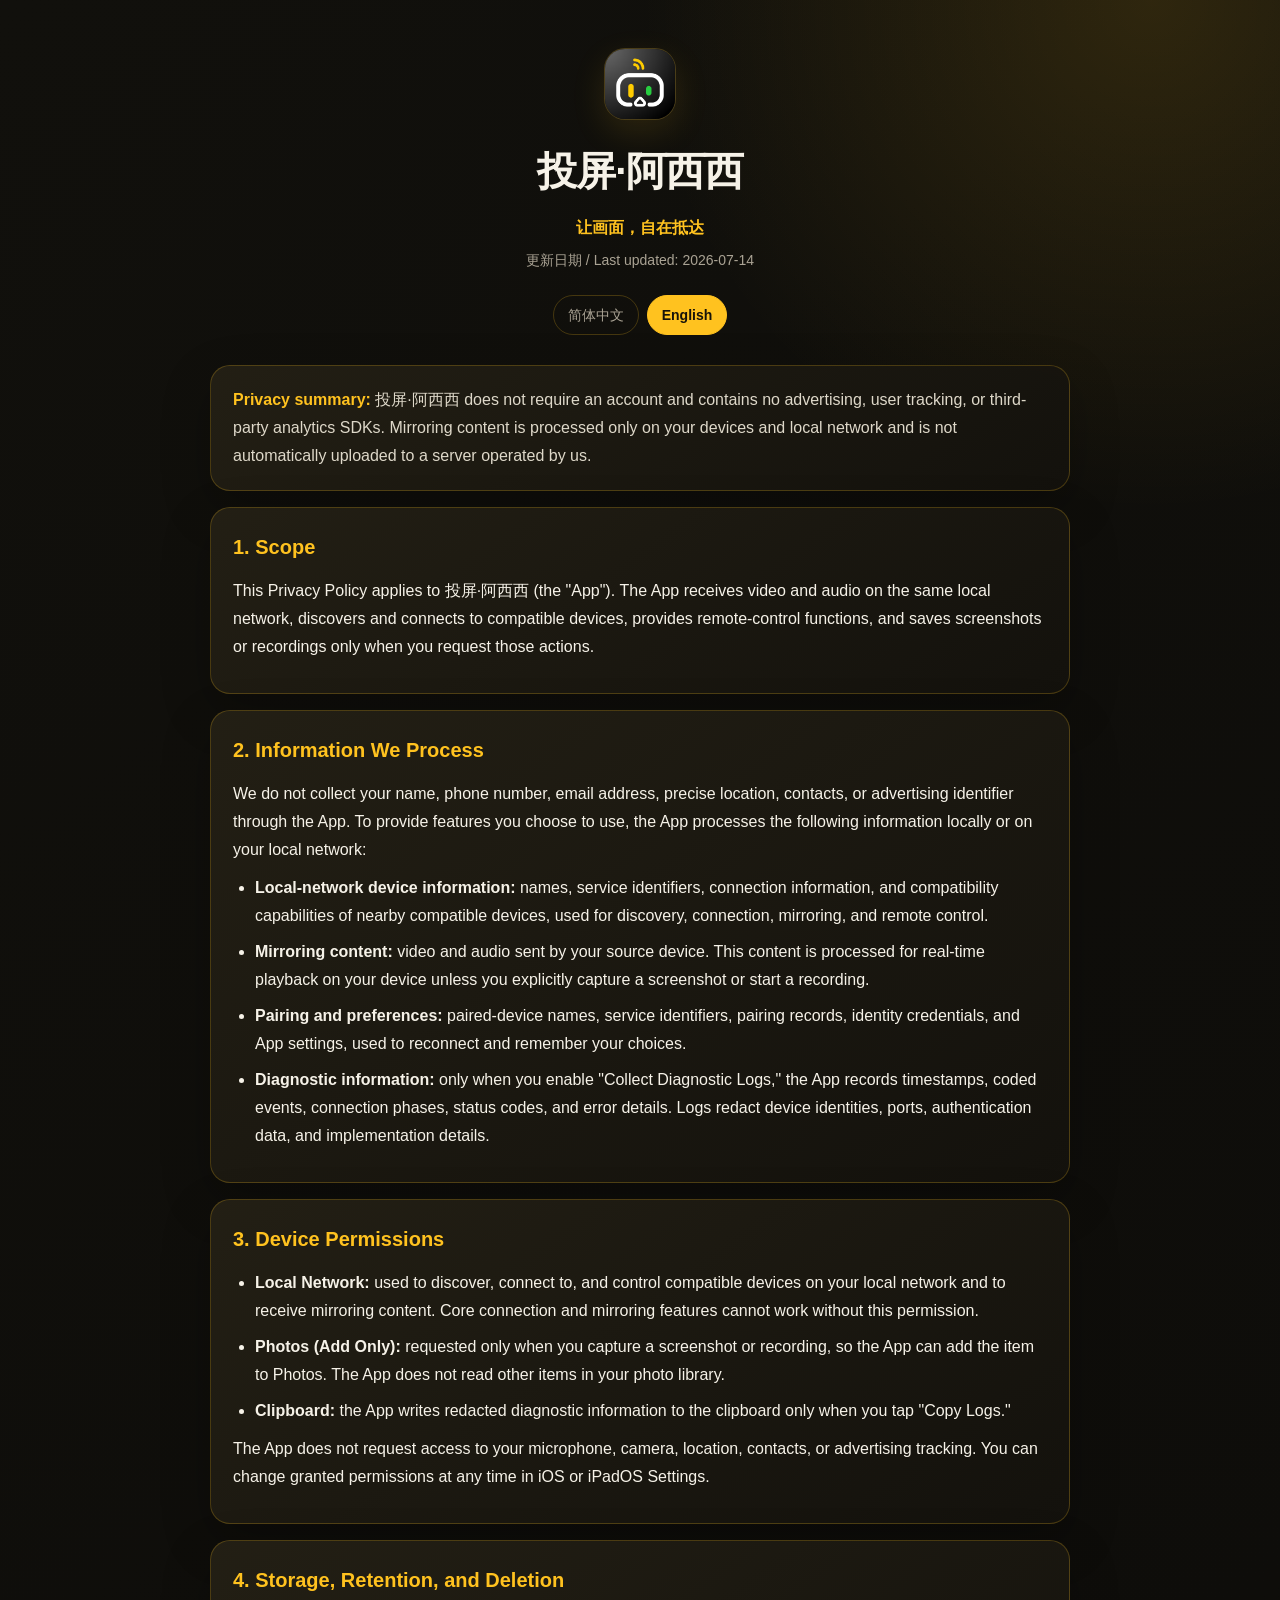
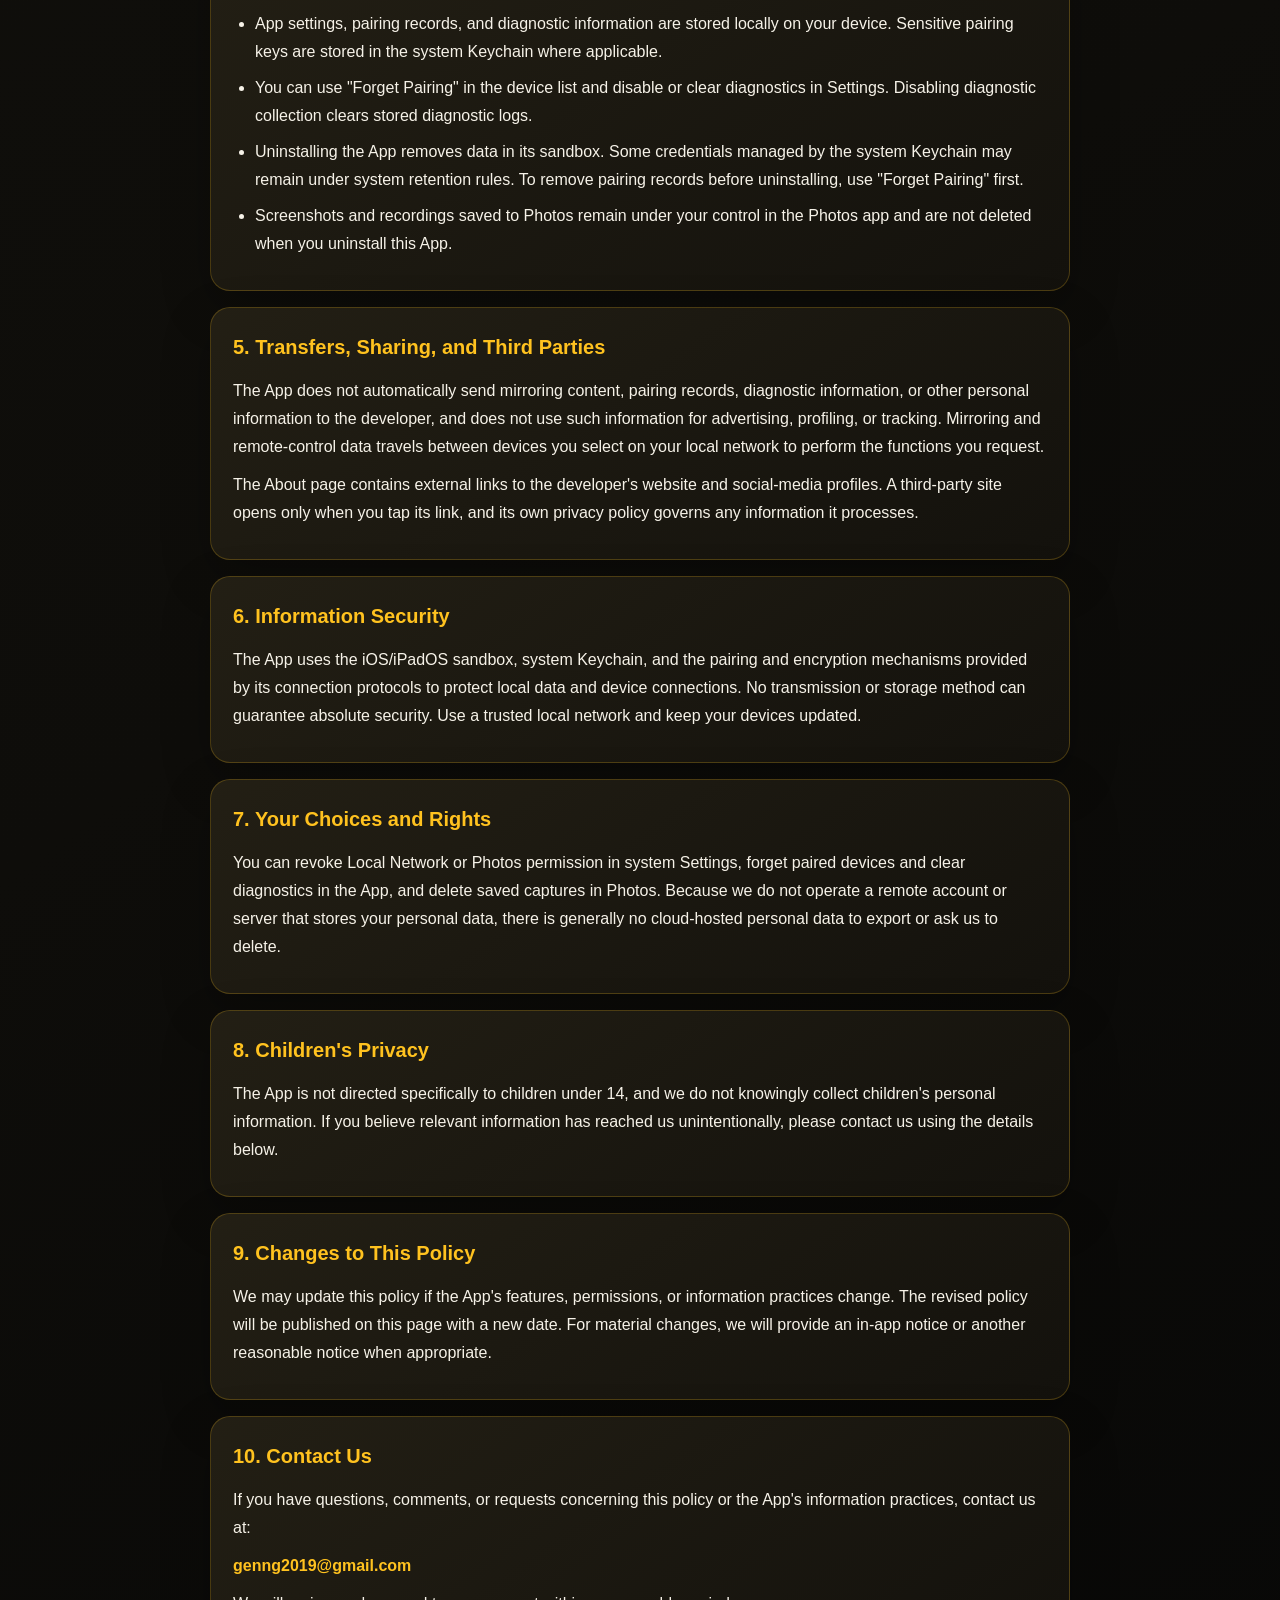
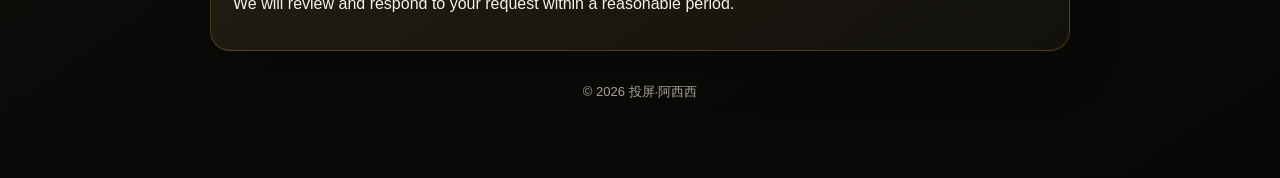
<file: res/tvscreen_privacy_policy.html>
<!DOCTYPE html>
<html lang="zh-CN">
<head>
    <meta charset="UTF-8">
    <meta name="viewport" content="width=device-width, initial-scale=1.0">
    <meta name="description" content="投屏·阿西西隐私政策">
    <title>投屏·阿西西 隐私政策</title>
    <style>
        :root {
            color-scheme: dark;
            --background: #0e0d0a;
            --surface: #19160f;
            --surface-strong: #242015;
            --text: #f6f2e8;
            --muted: #aaa394;
            --accent: #ffc21f;
            --accent-soft: rgba(255, 194, 31, 0.14);
            --border: rgba(255, 194, 31, 0.22);
        }

        * {
            box-sizing: border-box;
        }

        body {
            margin: 0;
            background:
                radial-gradient(circle at 90% 0%, rgba(255, 194, 31, 0.13), transparent 32rem),
                linear-gradient(145deg, #11100c 0%, var(--background) 58%, #080807 100%);
            color: var(--text);
            font-family: -apple-system, BlinkMacSystemFont, "Segoe UI", "PingFang SC", "Microsoft YaHei", sans-serif;
            font-size: 16px;
            line-height: 1.75;
            min-height: 100vh;
        }

        main {
            width: min(860px, calc(100% - 32px));
            margin: 0 auto;
            padding: 48px 0 64px;
        }

        header {
            text-align: center;
            margin-bottom: 30px;
        }

        .app-mark {
            display: inline-grid;
            place-items: center;
            width: 72px;
            height: 72px;
            margin-bottom: 16px;
            overflow: hidden;
            border: 1px solid var(--border);
            border-radius: 21px;
            background: #171717;
            box-shadow: 0 12px 34px rgba(255, 194, 31, 0.12);
        }

        .app-mark img {
            display: block;
            width: 100%;
            height: 100%;
            object-fit: cover;
        }

        h1 {
            margin: 0;
            font-size: clamp(28px, 6vw, 40px);
            letter-spacing: -0.02em;
        }

        .tagline {
            margin: 8px 0 0;
            color: var(--accent);
            font-weight: 600;
        }

        .date {
            margin: 6px 0 0;
            color: var(--muted);
            font-size: 14px;
        }

        .language-switcher {
            display: flex;
            justify-content: center;
            gap: 8px;
            margin: 22px 0 0;
        }

        .language-switcher button {
            appearance: none;
            border: 1px solid var(--border);
            border-radius: 999px;
            padding: 7px 14px;
            background: transparent;
            color: var(--muted);
            cursor: pointer;
            font: inherit;
            font-size: 14px;
        }

        .language-switcher button.active {
            background: var(--accent);
            border-color: var(--accent);
            color: #17130a;
            font-weight: 700;
        }

        .summary,
        section,
        .contact {
            border: 1px solid var(--border);
            border-radius: 20px;
            background: linear-gradient(145deg, rgba(36, 32, 21, 0.96), rgba(20, 18, 13, 0.96));
            box-shadow: 0 18px 50px rgba(0, 0, 0, 0.24);
        }

        .summary {
            margin-bottom: 16px;
            padding: 20px 22px;
            color: #ded8c9;
        }

        .summary strong {
            color: var(--accent);
        }

        section {
            margin-top: 16px;
            padding: 22px;
        }

        h2 {
            margin: 0 0 12px;
            color: var(--accent);
            font-size: 20px;
        }

        p {
            margin: 10px 0;
        }

        ul {
            margin: 10px 0;
            padding-left: 22px;
        }

        li {
            margin: 8px 0;
        }

        .contact {
            margin-top: 16px;
            padding: 22px;
        }

        a {
            color: var(--accent);
            text-decoration: none;
        }

        a:hover,
        a:focus-visible {
            text-decoration: underline;
        }

        footer {
            margin-top: 30px;
            color: var(--muted);
            text-align: center;
            font-size: 13px;
        }

        [data-language] {
            display: none;
        }

        [data-language].active {
            display: block;
        }

        @media (max-width: 560px) {
            main {
                width: min(100% - 20px, 860px);
                padding-top: 30px;
            }

            section,
            .summary,
            .contact {
                border-radius: 16px;
                padding: 18px;
            }
        }
    </style>
</head>
<body>
<main>
    <header>
        <div class="app-mark">
            <img src="icon/ic_tvscreen.png" alt="投屏·阿西西 App 图标">
        </div>
        <h1>投屏·阿西西</h1>
        <p class="tagline">让画面，自在抵达</p>
        <p class="date">更新日期 / Last updated: 2026-07-14</p>
        <div class="language-switcher" role="group" aria-label="Language">
            <button type="button" data-target="zh" class="active">简体中文</button>
            <button type="button" data-target="en">English</button>
        </div>
    </header>

    <article data-language="zh" class="active">
        <div class="summary">
            <strong>隐私摘要：</strong>投屏·阿西西不要求注册账号，不包含广告、用户跟踪或第三方分析 SDK。投屏内容仅在您的设备和局域网内处理，不会被自动上传到我们运营的服务器。
        </div>

        <section>
            <h2>1. 适用范围</h2>
            <p>本隐私政策适用于“投屏·阿西西”（以下简称“本应用”）。本应用用于在同一局域网内接收画面与声音、发现和连接兼容设备、提供遥控操作，以及在您主动操作时保存截图和录屏。</p>
        </section>

        <section>
            <h2>2. 我们处理的信息</h2>
            <p>我们不通过本应用收集您的姓名、电话、邮箱、位置、通讯录或广告标识符。为了实现您选择使用的功能，本应用会在本机或局域网内处理以下信息：</p>
            <ul>
                <li><strong>局域网设备信息：</strong>附近兼容设备的名称、服务标识、网络连接信息和兼容能力，用于发现、连接、投屏与遥控。</li>
                <li><strong>投屏内容：</strong>由您的发送设备传入的画面和声音。这些内容仅用于本机实时播放，除非您主动使用截图或录屏功能。</li>
                <li><strong>配对与偏好设置：</strong>已配对设备的名称、服务标识、配对记录、身份凭据以及应用设置，用于下次快速连接和保留您的选项。</li>
                <li><strong>诊断信息：</strong>仅在您主动开启“收集诊断日志”后，记录时间、编码化事件、连接阶段、状态码和错误信息。日志会隐藏设备身份、端口、认证数据和实现细节。</li>
            </ul>
        </section>

        <section>
            <h2>3. 设备权限</h2>
            <ul>
                <li><strong>本地网络：</strong>用于发现、连接和遥控同一局域网内的兼容设备，并接收投屏内容。拒绝该权限将导致核心投屏与连接功能无法使用。</li>
                <li><strong>照片（仅添加）：</strong>只在您截图或录屏时请求，用于将您主动生成的照片或视频保存到系统照片。本应用不读取您照片库中的其他内容。</li>
                <li><strong>剪贴板：</strong>只在您点击“复制日志”时，将已脱敏的诊断信息写入剪贴板。</li>
            </ul>
            <p>本应用不请求麦克风、摄像头、位置、通讯录或广告跟踪权限。您可以随时在 iOS/iPadOS 的“设置”中更改已授予的权限。</p>
        </section>

        <section>
            <h2>4. 存储、保留与删除</h2>
            <ul>
                <li>应用设置、配对记录和诊断信息保存在您的设备本地；敏感配对密钥会在适用时使用系统钥匙串保存。</li>
                <li>您可在设备列表中选择“忘记配对”，也可在设置中关闭或清空诊断信息。关闭诊断收集时，本应用会清空已保存的诊断日志。</li>
                <li>卸载应用会删除应用沙盒中的数据；个别由系统钥匙串管理的凭据可能依据系统规则继续保留。如需在卸载前删除配对记录，请先使用“忘记配对”。</li>
                <li>已保存到系统照片的截图和录屏由您通过“照片”App 自行管理，卸载本应用不会删除这些文件。</li>
            </ul>
        </section>

        <section>
            <h2>5. 信息传输、分享与第三方</h2>
            <p>本应用不会将投屏内容、配对记录、诊断信息或其他个人信息自动发送给开发者或用于广告、用户画像与跟踪。投屏和遥控数据会在您选择的设备之间通过局域网传输，以完成您请求的功能。</p>
            <p>“关于”页包含开发者主页和社交媒体的外部链接。只有当您主动点击时才会打开对应网站；外部网站处理信息的方式受其自身隐私政策约束。</p>
        </section>

        <section>
            <h2>6. 信息安全</h2>
            <p>本应用使用 iOS/iPadOS 沙盒、系统钥匙串以及连接协议提供的配对和加密机制保护本地数据与设备连接。但任何传输或存储方式都无法保证绝对安全，建议您使用可信任的局域网，并及时更新设备系统。</p>
        </section>

        <section>
            <h2>7. 您的选择与权利</h2>
            <p>您可以通过系统设置撤回本地网络或照片权限，通过本应用忘记配对设备、清空诊断信息，并通过“照片”App 删除已保存的截图和录屏。由于我们不运营用于存储您个人数据的远程账号或服务器，通常没有需要向我们申请导出或删除的云端个人数据。</p>
        </section>

        <section>
            <h2>8. 未成年人隐私</h2>
            <p>本应用不面向未满 14 周岁的儿童提供专门服务，也不会有意收集儿童的个人信息。如您认为我们在不知情的情况下收到了相关信息，请通过下方联系方式告知我们。</p>
        </section>

        <section>
            <h2>9. 政策更新</h2>
            <p>如果本应用的功能、权限或信息处理方式发生变化，我们可能更新本政策。新版本将在本页面公布并更新顶部日期；若发生重大变化，我们会在适用时通过应用内提示或其他合理方式告知您。</p>
        </section>

        <div class="contact">
            <h2>10. 如何联系我们</h2>
            <p>如您对本隐私政策或本应用的信息处理方式有疑问、意见或建议，请通过邮箱联系我们：</p>
            <p><strong><a href="mailto:genng2019@gmail.com">genng2019@gmail.com</a></strong></p>
            <p>我们会在合理期限内审阅并回复您的请求。</p>
        </div>
    </article>

    <article data-language="en">
        <div class="summary">
            <strong>Privacy summary:</strong> 投屏·阿西西 does not require an account and contains no advertising, user tracking, or third-party analytics SDKs. Mirroring content is processed only on your devices and local network and is not automatically uploaded to a server operated by us.
        </div>

        <section>
            <h2>1. Scope</h2>
            <p>This Privacy Policy applies to 投屏·阿西西 (the "App"). The App receives video and audio on the same local network, discovers and connects to compatible devices, provides remote-control functions, and saves screenshots or recordings only when you request those actions.</p>
        </section>

        <section>
            <h2>2. Information We Process</h2>
            <p>We do not collect your name, phone number, email address, precise location, contacts, or advertising identifier through the App. To provide features you choose to use, the App processes the following information locally or on your local network:</p>
            <ul>
                <li><strong>Local-network device information:</strong> names, service identifiers, connection information, and compatibility capabilities of nearby compatible devices, used for discovery, connection, mirroring, and remote control.</li>
                <li><strong>Mirroring content:</strong> video and audio sent by your source device. This content is processed for real-time playback on your device unless you explicitly capture a screenshot or start a recording.</li>
                <li><strong>Pairing and preferences:</strong> paired-device names, service identifiers, pairing records, identity credentials, and App settings, used to reconnect and remember your choices.</li>
                <li><strong>Diagnostic information:</strong> only when you enable "Collect Diagnostic Logs," the App records timestamps, coded events, connection phases, status codes, and error details. Logs redact device identities, ports, authentication data, and implementation details.</li>
            </ul>
        </section>

        <section>
            <h2>3. Device Permissions</h2>
            <ul>
                <li><strong>Local Network:</strong> used to discover, connect to, and control compatible devices on your local network and to receive mirroring content. Core connection and mirroring features cannot work without this permission.</li>
                <li><strong>Photos (Add Only):</strong> requested only when you capture a screenshot or recording, so the App can add the item to Photos. The App does not read other items in your photo library.</li>
                <li><strong>Clipboard:</strong> the App writes redacted diagnostic information to the clipboard only when you tap "Copy Logs."</li>
            </ul>
            <p>The App does not request access to your microphone, camera, location, contacts, or advertising tracking. You can change granted permissions at any time in iOS or iPadOS Settings.</p>
        </section>

        <section>
            <h2>4. Storage, Retention, and Deletion</h2>
            <ul>
                <li>App settings, pairing records, and diagnostic information are stored locally on your device. Sensitive pairing keys are stored in the system Keychain where applicable.</li>
                <li>You can use "Forget Pairing" in the device list and disable or clear diagnostics in Settings. Disabling diagnostic collection clears stored diagnostic logs.</li>
                <li>Uninstalling the App removes data in its sandbox. Some credentials managed by the system Keychain may remain under system retention rules. To remove pairing records before uninstalling, use "Forget Pairing" first.</li>
                <li>Screenshots and recordings saved to Photos remain under your control in the Photos app and are not deleted when you uninstall this App.</li>
            </ul>
        </section>

        <section>
            <h2>5. Transfers, Sharing, and Third Parties</h2>
            <p>The App does not automatically send mirroring content, pairing records, diagnostic information, or other personal information to the developer, and does not use such information for advertising, profiling, or tracking. Mirroring and remote-control data travels between devices you select on your local network to perform the functions you request.</p>
            <p>The About page contains external links to the developer's website and social-media profiles. A third-party site opens only when you tap its link, and its own privacy policy governs any information it processes.</p>
        </section>

        <section>
            <h2>6. Information Security</h2>
            <p>The App uses the iOS/iPadOS sandbox, system Keychain, and the pairing and encryption mechanisms provided by its connection protocols to protect local data and device connections. No transmission or storage method can guarantee absolute security. Use a trusted local network and keep your devices updated.</p>
        </section>

        <section>
            <h2>7. Your Choices and Rights</h2>
            <p>You can revoke Local Network or Photos permission in system Settings, forget paired devices and clear diagnostics in the App, and delete saved captures in Photos. Because we do not operate a remote account or server that stores your personal data, there is generally no cloud-hosted personal data to export or ask us to delete.</p>
        </section>

        <section>
            <h2>8. Children's Privacy</h2>
            <p>The App is not directed specifically to children under 14, and we do not knowingly collect children's personal information. If you believe relevant information has reached us unintentionally, please contact us using the details below.</p>
        </section>

        <section>
            <h2>9. Changes to This Policy</h2>
            <p>We may update this policy if the App's features, permissions, or information practices change. The revised policy will be published on this page with a new date. For material changes, we will provide an in-app notice or another reasonable notice when appropriate.</p>
        </section>

        <div class="contact">
            <h2>10. Contact Us</h2>
            <p>If you have questions, comments, or requests concerning this policy or the App's information practices, contact us at:</p>
            <p><strong><a href="mailto:genng2019@gmail.com">genng2019@gmail.com</a></strong></p>
            <p>We will review and respond to your request within a reasonable period.</p>
        </div>
    </article>

    <footer>
        <p>© 2026 投屏·阿西西</p>
    </footer>
</main>

<script>
    (function () {
        const buttons = document.querySelectorAll("[data-target]");
        const articles = document.querySelectorAll("[data-language]");

        function setLanguage(language) {
            document.documentElement.lang = language === "zh" ? "zh-CN" : "en";
            buttons.forEach(function (button) {
                const active = button.dataset.target === language;
                button.classList.toggle("active", active);
                button.setAttribute("aria-pressed", active ? "true" : "false");
            });
            articles.forEach(function (article) {
                article.classList.toggle("active", article.dataset.language === language);
            });
        }

        buttons.forEach(function (button) {
            button.addEventListener("click", function () {
                setLanguage(button.dataset.target);
            });
        });

        const preferredLanguage = navigator.language && navigator.language.toLowerCase().startsWith("zh")
            ? "zh"
            : "en";
        setLanguage(preferredLanguage);
    }());
</script>
</body>
</html>
</file>
<file: style.css>
:root {
  color-scheme: dark;
  --bg: #08111f;
  --bg-deep: #040914;
  --surface: rgba(10, 18, 32, 0.72);
  --surface-strong: rgba(15, 24, 42, 0.9);
  --line: rgba(166, 196, 255, 0.16);
  --text: #f5f7fb;
  --muted: #a5b5cc;
  --soft: #7d8ba3;
  --accent: #74c0fc;
  --accent-strong: #2f7df6;
  --accent-warm: #8ff0d2;
  --shadow: 0 24px 80px rgba(0, 0, 0, 0.45);
  --radius-lg: 28px;
  --radius-md: 20px;
  --radius-sm: 14px;
  --content-width: 1180px;
}

*,
*::before,
*::after {
  box-sizing: border-box;
}

html {
  scroll-behavior: smooth;
}

body {
  margin: 0;
  min-width: 320px;
  font-family: "Noto Sans SC", sans-serif;
  color: var(--text);
  background:
    radial-gradient(circle at top left, rgba(47, 125, 246, 0.22), transparent 30%),
    radial-gradient(circle at 85% 15%, rgba(143, 240, 210, 0.12), transparent 22%),
    linear-gradient(180deg, #0b1322 0%, #07101d 45%, #040914 100%);
  line-height: 1.6;
}

a {
  color: inherit;
  text-decoration: none;
}

img {
  max-width: 100%;
  display: block;
}

main {
  display: block;
}

.nav {
  position: sticky;
  top: 0;
  z-index: 1000;
  padding: 16px 20px 0;
}

.nav-inner {
  max-width: var(--content-width);
  margin: 0 auto;
  padding: 14px 20px;
  display: flex;
  align-items: center;
  justify-content: space-between;
  gap: 20px;
  border: 1px solid var(--line);
  border-radius: 999px;
  background: rgba(5, 10, 20, 0.55);
  backdrop-filter: blur(18px);
  box-shadow: 0 10px 40px rgba(0, 0, 0, 0.2);
}

.brand {
  display: inline-flex;
  align-items: center;
  gap: 12px;
  min-width: 0;
}

.brand-avatar {
  width: 40px;
  height: 40px;
  border-radius: 50%;
  object-fit: cover;
  object-position: center;
  border: 2px solid rgba(223, 241, 255, 0.8);
  box-shadow:
    0 0 0 4px rgba(116, 192, 252, 0.1),
    0 10px 22px rgba(0, 0, 0, 0.22);
  flex: 0 0 auto;
}

.brand-text {
  font-size: 0.98rem;
  font-weight: 700;
  letter-spacing: 0.02em;
}

.nav-links {
  display: flex;
  align-items: center;
  flex-wrap: wrap;
  justify-content: flex-end;
  gap: 8px;
}

.nav-right {
  display: flex;
  align-items: center;
  justify-content: flex-end;
  gap: 14px;
}

.nav-links a {
  padding: 10px 14px;
  border-radius: 999px;
  color: var(--muted);
  transition: color 0.25s ease, background 0.25s ease, transform 0.25s ease;
}

.nav-links a:hover,
.nav-links a:focus-visible {
  color: var(--text);
  background: rgba(255, 255, 255, 0.06);
  transform: translateY(-1px);
}

.hero {
  position: relative;
  overflow: clip;
}

.hero-home {
  padding: 72px 20px 40px;
}

.hero-shell,
.projects-section,
.values-section,
.site-footer,
.about,
.content {
  width: min(var(--content-width), calc(100% - 40px));
  margin: 0 auto;
}

.hero-shell {
  position: relative;
  display: block;
  align-items: stretch;
}

.hero-copy,
.project-card,
.value-card,
.about,
.content {
  position: relative;
  z-index: 1;
}

.hero-copy {
  padding: clamp(32px, 6vw, 72px);
  border-radius: var(--radius-lg);
  background: linear-gradient(180deg, rgba(10, 19, 35, 0.9), rgba(6, 12, 24, 0.78));
  border: 1px solid rgba(166, 196, 255, 0.12);
  box-shadow: var(--shadow);
}

.hero-bg {
  position: absolute;
  inset: 0;
  background:
    radial-gradient(circle at 12% 20%, rgba(116, 192, 252, 0.28), transparent 24%),
    radial-gradient(circle at 78% 24%, rgba(143, 240, 210, 0.18), transparent 20%),
    radial-gradient(circle at 60% 75%, rgba(78, 120, 255, 0.15), transparent 28%);
  filter: blur(18px);
  pointer-events: none;
}

.eyebrow {
  margin: 0 0 14px;
  color: var(--accent-warm);
  font: 700 0.8rem/1.4 "Space Grotesk", sans-serif;
  text-transform: uppercase;
  letter-spacing: 0.16em;
}

.hero-title,
.section-heading h2,
.about h1 {
  margin: 0;
  font-family: "Space Grotesk", "Noto Sans SC", sans-serif;
  line-height: 0.95;
  letter-spacing: -0.04em;
}

.hero-title {
  display: flex;
  flex-wrap: wrap;
  align-items: center;
  gap: 0.2em;
  max-width: none;
  font-size: clamp(1.8rem, 4.3vw, 3.9rem);
  color: #dcecff;
  animation: floatIn 0.9s ease both;
}

.hero-title-static,
.hero-title-suffix {
  display: inline-block;
  background: linear-gradient(135deg, #ffffff 0%, #b7d8ff 35%, #dbfff5 100%);
  -webkit-background-clip: text;
  background-clip: text;
  color: transparent;
}

.hero-title-series {
  display: inline-flex;
  align-items: center;
  gap: 0.12em;
  line-height: 1;
}

.hero-title-rotator {
  position: relative;
  display: inline-block;
  height: 1em;
  min-width: 2em;
  overflow: hidden;
  contain: paint;
  isolation: isolate;
  vertical-align: middle;
}

.hero-title-track {
  display: flex;
  flex-direction: column;
  transform: translate3d(0, 0, 0);
  will-change: transform;
}

.hero-title-track.is-animating {
  transition: transform 0.5s cubic-bezier(0.22, 1, 0.36, 1);
}

.hero-title-word {
  display: block;
  flex: 0 0 1.25em;
  width: 100%;
  height: 1.25em;
  white-space: nowrap;
  line-height: 1em;
  background: linear-gradient(135deg, #8ff0d2 0%, #f5f7fb 52%, #8fc7ff 100%);
  -webkit-background-clip: text;
  background-clip: text;
  color: transparent;
}

.hero-title-ruler {
  position: absolute;
  visibility: hidden;
  white-space: nowrap;
}

.hero-title-suffix {
  display: inline-block;
  white-space: nowrap;
  line-height: 1;
}

.hero-subtitle,
.section-copy,
.project-card p,
.value-card p,
.about p,
.content p {
  color: var(--muted);
}

.hero-subtitle {
  max-width: 52rem;
  margin: 24px 0 0;
  font-size: clamp(1.05rem, 2.2vw, 1.25rem);
  white-space: nowrap;
}

.hero-actions {
  display: flex;
  flex-wrap: wrap;
  gap: 14px;
  margin-top: 32px;
}

.button {
  display: inline-flex;
  align-items: center;
  justify-content: center;
  min-height: 48px;
  padding: 0 20px;
  border-radius: 999px;
  font-weight: 700;
  transition: transform 0.25s ease, box-shadow 0.25s ease, background 0.25s ease;
}

.button:hover,
.button:focus-visible {
  transform: translateY(-2px);
}

.button-primary {
  color: #07101d;
  background: linear-gradient(135deg, #f3fbff, #8ff0d2);
  box-shadow: 0 14px 40px rgba(143, 240, 210, 0.18);
}

.button-secondary {
  border: 1px solid rgba(255, 255, 255, 0.1);
  background: rgba(255, 255, 255, 0.04);
}

.hero-stats {
  display: grid;
  grid-template-columns: repeat(3, minmax(0, 1fr));
  gap: 14px;
  margin-top: 36px;
}

.stat-card {
  padding: 18px 18px 16px;
  border-radius: var(--radius-sm);
  background: rgba(255, 255, 255, 0.04);
  border: 1px solid rgba(255, 255, 255, 0.06);
}

.stat-card strong {
  display: block;
  margin-bottom: 6px;
  font-family: "Space Grotesk", sans-serif;
  font-size: clamp(1.8rem, 4vw, 2.5rem);
  line-height: 1;
}

.stat-card span {
  color: var(--muted);
  font-size: 0.92rem;
}

.glass-card {
  background: linear-gradient(180deg, rgba(17, 28, 48, 0.8), rgba(8, 16, 30, 0.75));
  border: 1px solid rgba(255, 255, 255, 0.08);
  border-radius: var(--radius-lg);
  backdrop-filter: blur(14px);
  box-shadow: var(--shadow);
}

.projects-section,
.values-section {
  padding: 56px 0 0;
}

.section-heading {
  max-width: 760px;
  margin-bottom: 28px;
}

.section-heading.compact {
  margin-bottom: 22px;
}

.section-heading h2 {
  font-size: clamp(1.65rem, 3.6vw, 2.7rem);
}

.section-copy {
  margin: 16px 0 0;
  font-size: 1rem;
}

.project-grid {
  display: grid;
  grid-template-columns: repeat(2, minmax(0, 1fr));
  gap: 20px;
  align-items: stretch;
}

.project-card {
  display: flex;
  flex-direction: column;
  padding: 26px;
  border-radius: var(--radius-md);
  background:
    linear-gradient(180deg, rgba(14, 23, 40, 0.96), rgba(9, 15, 28, 0.88)),
    rgba(255, 255, 255, 0.02);
  border: 1px solid rgba(255, 255, 255, 0.08);
  box-shadow: 0 16px 40px rgba(0, 0, 0, 0.2);
  transition: transform 0.28s ease, border-color 0.28s ease, box-shadow 0.28s ease;
}

.project-card-featured {
  background:
    radial-gradient(circle at top right, rgba(116, 192, 252, 0.18), transparent 35%),
    linear-gradient(180deg, rgba(15, 28, 48, 0.96), rgba(8, 16, 30, 0.88));
}

.project-card:hover,
.project-card:focus-within {
  transform: translateY(-6px);
  border-color: rgba(143, 240, 210, 0.28);
  box-shadow: 0 26px 60px rgba(0, 0, 0, 0.28);
}

.project-meta {
  display: flex;
  flex-wrap: wrap;
  gap: 10px;
  margin-bottom: 18px;
}

.project-card-head {
  display: flex;
  align-items: flex-start;
  justify-content: space-between;
  gap: 16px;
}

.project-card-head .project-meta {
  margin-bottom: 0;
}

.project-card-icon {
  width: 54px;
  height: 54px;
  object-fit: cover;
  object-position: center;
  border-radius: 16px;
  background: rgba(255, 255, 255, 0.05);
  border: 1px solid rgba(255, 255, 255, 0.08);
  box-shadow: 0 10px 22px rgba(0, 0, 0, 0.2);
  flex: 0 0 auto;
}

.tag {
  display: inline-flex;
  align-items: center;
  min-height: 30px;
  padding: 0 12px;
  border-radius: 999px;
  color: #d6e9ff;
  font: 700 0.75rem/1 "Space Grotesk", sans-serif;
  letter-spacing: 0.08em;
  background: rgba(116, 192, 252, 0.12);
  border: 1px solid rgba(116, 192, 252, 0.18);
}

.project-card h3,
.value-card h3 {
  margin: 0;
  font-size: 1.35rem;
}

.project-title-link {
  color: inherit;
  transition: color 0.25s ease;
}

.project-title-link:hover,
.project-title-link:focus-visible {
  color: #d7f2ff;
}

.project-card p {
  margin: 14px 0 22px;
  flex: 1;
}

.project-card a,
.site-footer a {
  color: #a9dcff;
}

.project-link-row {
  display: flex;
  flex-wrap: wrap;
  gap: 16px;
  align-items: center;
}

.project-link-group {
  display: flex;
  flex-direction: column;
  gap: 10px;
}

.project-card a:hover,
.site-footer a:hover,
.project-card a:focus-visible,
.site-footer a:focus-visible {
  color: #d7f2ff;
}

.value-grid {
  display: grid;
  grid-template-columns: repeat(3, minmax(0, 1fr));
  gap: 20px;
  padding-bottom: 72px;
}

.value-card {
  padding: 24px;
}

.value-card p {
  margin: 12px 0 0;
}

.about {
  padding: 100px clamp(24px, 5vw, 48px);
  text-align: center;
  border-radius: var(--radius-lg);
  background:
    radial-gradient(circle at top right, rgba(116, 192, 252, 0.14), transparent 30%),
    linear-gradient(180deg, rgba(12, 21, 38, 0.9), rgba(6, 12, 24, 0.8));
  border: 1px solid rgba(255, 255, 255, 0.08);
  box-shadow: var(--shadow);
  margin-top: 56px;
}

.about h1 {
  margin-top: 0;
  font-size: clamp(2.4rem, 7vw, 4.5rem);
}

.about-lead {
  margin: 20px auto 0;
  max-width: 34rem;
  color: var(--text);
  font-size: clamp(1.08rem, 2.2vw, 1.3rem);
  font-weight: 600;
  line-height: 1.7;
}

.about p {
  margin: 16px auto 0;
  max-width: 42rem;
}

.about-email {
  display: inline-flex;
  align-items: center;
  justify-content: center;
  margin-top: 28px;
  min-height: 46px;
  padding: 0 18px;
  border-radius: 999px;
  color: #d7f2ff;
  font-weight: 700;
  background: rgba(255, 255, 255, 0.05);
  border: 1px solid rgba(255, 255, 255, 0.08);
  transition: transform 0.24s ease, background 0.24s ease, border-color 0.24s ease;
}

.about-email:hover,
.about-email:focus-visible {
  transform: translateY(-2px);
  background: rgba(255, 255, 255, 0.08);
  border-color: rgba(143, 240, 210, 0.28);
}

.about-links-section {
  width: min(var(--content-width), calc(100% - 40px));
  margin: 28px auto 0;
  padding-bottom: 72px;
}

.about-links-grid {
  display: grid;
  grid-template-columns: repeat(2, minmax(0, 1fr));
  gap: 20px;
}

.about-link-card {
  display: flex;
  align-items: center;
  gap: 18px;
  padding: 24px;
  border-radius: var(--radius-md);
  transition: transform 0.28s ease, border-color 0.28s ease, box-shadow 0.28s ease;
}

.about-link-card:hover,
.about-link-card:focus-visible {
  transform: translateY(-4px);
  border-color: rgba(143, 240, 210, 0.28);
  box-shadow: 0 22px 50px rgba(0, 0, 0, 0.24);
}

.about-link-card h3 {
  margin: 0;
  font-size: 1.2rem;
}

.about-link-card p {
  margin: 8px 0 0;
  color: var(--muted);
  word-break: break-word;
}

.about-link-icon {
  width: 54px;
  height: 54px;
  object-fit: contain;
  object-position: center;
  border-radius: 16px;
  background: rgba(255, 255, 255, 0.04);
  padding: 8px;
  border: 1px solid rgba(116, 192, 252, 0.14);
  flex: 0 0 auto;
}

.credits-page {
  color: var(--text);
  background:
    radial-gradient(circle at top left, rgba(47, 125, 246, 0.22), transparent 30%),
    radial-gradient(circle at 85% 15%, rgba(143, 240, 210, 0.12), transparent 22%),
    linear-gradient(180deg, #0b1322 0%, #07101d 45%, #040914 100%);
}

.credits-page .nav-inner {
  background: rgba(5, 10, 20, 0.55);
  border-color: var(--line);
  box-shadow: 0 10px 40px rgba(0, 0, 0, 0.2);
}

.credits-page .nav-links a {
  color: var(--muted);
}

.credits-page .nav-links a:hover,
.credits-page .nav-links a:focus-visible {
  color: var(--text);
  background: rgba(255, 255, 255, 0.06);
}

.credits-page .brand-text,
.credits-page .site-footer,
.credits-page .site-footer a {
  color: inherit;
}

.credits-main {
  padding: 56px 0 0;
}

.credits-hero-shell,
.credits-wall-section {
  width: min(var(--content-width), calc(100% - 40px));
  margin: 0 auto;
}

.credits-hero-shell {
  display: grid;
  grid-template-columns: minmax(0, 1.15fr) minmax(280px, 0.85fr);
  gap: 22px;
  align-items: stretch;
}

.credits-header-card,
.credits-summary-card {
  padding: clamp(24px, 4vw, 32px);
  border-radius: 28px;
  border: 1px solid rgba(166, 196, 255, 0.12);
  background: linear-gradient(180deg, rgba(10, 19, 35, 0.9), rgba(6, 12, 24, 0.78));
  backdrop-filter: blur(20px);
  box-shadow: var(--shadow);
}

.credits-header-card h1 {
  margin: 0;
  font-family: "Space Grotesk", "Noto Sans SC", sans-serif;
  font-size: clamp(2.8rem, 7vw, 5rem);
  line-height: 0.95;
  letter-spacing: -0.05em;
}

.credits-copy {
  color: var(--muted);
}

.credits-header-card .credits-copy {
  margin: 20px 0 0;
  max-width: 42rem;
  font-size: 1rem;
}

.credits-summary-card {
  display: grid;
  gap: 14px;
}

.credits-qr-card {
  padding: 16px;
  border-radius: 22px;
  background: rgba(255, 255, 255, 0.04);
  border: 1px solid rgba(255, 255, 255, 0.06);
  text-align: center;
}

.credits-qr-image {
  width: min(100%, 220px);
  aspect-ratio: 1 / 1;
  display: block;
  margin: 0 auto;
  object-fit: contain;
  border-radius: 18px;
  background: #fff;
  padding: 10px;
  box-shadow: 0 10px 24px rgba(0, 0, 0, 0.18);
}

.credits-qr-caption {
  margin: 14px 0 0;
  color: var(--muted);
  font-size: 0.92rem;
  line-height: 1.55;
}

.credits-stat {
  padding: 18px 18px 16px;
  border-radius: 20px;
  background: rgba(255, 255, 255, 0.04);
  border: 1px solid rgba(255, 255, 255, 0.06);
}

.credits-stat strong {
  display: block;
  font-family: "Space Grotesk", sans-serif;
  font-size: clamp(1.6rem, 3vw, 2.4rem);
  line-height: 1;
}

.credits-stat span {
  display: block;
  margin-top: 8px;
  color: var(--muted);
  font-size: 0.92rem;
}

.credits-wall-section {
  padding: 28px 0 72px;
}

.credits-grid {
  display: grid;
  grid-template-columns: repeat(auto-fit, minmax(120px, 1fr));
  gap: 14px;
}

.credit-person-card {
  padding: 16px 10px 14px;
  text-align: center;
  border-radius: 22px;
  border: 1px solid rgba(255, 255, 255, 0.08);
  background:
    linear-gradient(180deg, rgba(14, 23, 40, 0.96), rgba(9, 15, 28, 0.88));
  box-shadow: 0 10px 26px rgba(0, 0, 0, 0.18);
  transition: transform 0.24s ease, box-shadow 0.24s ease, border-color 0.24s ease;
}

.credit-person-card:hover,
.credit-person-card:focus-within {
  transform: translateY(-4px);
  border-color: rgba(143, 240, 210, 0.28);
  box-shadow: 0 16px 30px rgba(0, 0, 0, 0.24);
}

.credit-person-avatar {
  width: 58px;
  height: 58px;
  display: block;
  margin: 0 auto 10px;
  border-radius: 50%;
  object-fit: cover;
  object-position: center;
  background: rgba(255, 255, 255, 0.08);
  border: 2px solid rgba(255, 255, 255, 0.9);
  box-shadow: 0 8px 18px rgba(0, 0, 0, 0.18);
}

.credit-person-card h3 {
  margin: 0;
  font-size: 0.92rem;
  font-weight: 700;
  color: var(--text);
  line-height: 1.35;
}

.credits-footer {
  padding-bottom: 56px;
}

.help-page,
.doc-page {
  color: var(--text);
  background:
    radial-gradient(circle at top left, rgba(47, 125, 246, 0.22), transparent 30%),
    radial-gradient(circle at 85% 15%, rgba(143, 240, 210, 0.12), transparent 22%),
    linear-gradient(180deg, #0b1322 0%, #07101d 45%, #040914 100%);
}

.help-main,
.doc-main {
  padding: 56px 0 72px;
}

.help-hero-shell,
.help-grid-section,
.doc-shell {
  width: min(var(--content-width), calc(100% - 40px));
  margin: 0 auto;
}

.help-hero-shell {
  display: grid;
  grid-template-columns: minmax(0, 1.2fr) minmax(260px, 0.8fr);
  gap: 22px;
  align-items: stretch;
}

.help-header-card,
.help-summary-card {
  padding: clamp(24px, 4vw, 32px);
  border-radius: 28px;
  border: 1px solid rgba(166, 196, 255, 0.12);
  background: linear-gradient(180deg, rgba(10, 19, 35, 0.9), rgba(6, 12, 24, 0.78));
  backdrop-filter: blur(20px);
  box-shadow: var(--shadow);
}

.help-header-card h1 {
  margin: 0;
  font-family: "Space Grotesk", "Noto Sans SC", sans-serif;
  font-size: clamp(2.4rem, 6vw, 4.3rem);
  line-height: 0.95;
  letter-spacing: -0.05em;
}

.help-copy,
.help-summary-card p {
  color: var(--muted);
}

.help-copy {
  margin: 20px 0 0;
  max-width: 42rem;
}

.help-summary-card {
  display: flex;
  flex-direction: column;
  justify-content: center;
  gap: 10px;
}

.help-summary-card strong {
  font-family: "Space Grotesk", sans-serif;
  font-size: 1.1rem;
}

.help-summary-card p {
  margin: 0;
}

.help-grid-section {
  padding-top: 28px;
}

.help-grid {
  display: grid;
  grid-template-columns: repeat(3, minmax(0, 1fr));
  gap: 20px;
}

.help-card {
  display: flex;
  flex-direction: column;
  gap: 16px;
  min-height: 260px;
  padding: 24px;
  color: inherit;
  border-radius: var(--radius-md);
  transition: transform 0.28s ease, border-color 0.28s ease, box-shadow 0.28s ease, opacity 0.28s ease;
}

.help-card-active:hover,
.help-card-active:focus-visible {
  transform: translateY(-6px);
  border-color: rgba(143, 240, 210, 0.28);
  box-shadow: 0 26px 60px rgba(0, 0, 0, 0.28);
}

.help-card-disabled {
  opacity: 0.72;
}

.help-card-head {
  display: flex;
  align-items: center;
  justify-content: space-between;
  gap: 12px;
  flex-wrap: wrap;
}

.help-card-badge,
.help-card-platform {
  display: inline-flex;
  align-items: center;
  min-height: 30px;
  padding: 0 12px;
  border-radius: 999px;
  font: 700 0.75rem/1 "Space Grotesk", sans-serif;
  letter-spacing: 0.08em;
  text-transform: uppercase;
}

.help-card-badge {
  color: #06111d;
  background: linear-gradient(135deg, #f3fbff, #8ff0d2);
}

.help-card-badge-muted {
  color: var(--muted);
  background: rgba(255, 255, 255, 0.06);
}

.help-card-platform {
  color: #d6e9ff;
  background: rgba(116, 192, 252, 0.12);
  border: 1px solid rgba(116, 192, 252, 0.18);
  text-transform: none;
}

.help-card h3 {
  margin: 0;
  font-size: 1.5rem;
}

.help-card p {
  margin: 0;
  color: var(--muted);
  flex: 1;
}

.help-card-link {
  color: #a9dcff;
  font-weight: 700;
}

.doc-shell {
  padding: clamp(24px, 4vw, 40px);
  border-radius: 28px;
}

.doc-toolbar {
  display: flex;
  align-items: center;
  justify-content: space-between;
  gap: 16px;
  flex-wrap: wrap;
  margin-bottom: 28px;
}

.doc-back-link {
  display: inline-flex;
  align-items: center;
  justify-content: center;
  min-height: 42px;
  padding: 0 16px;
  border-radius: 999px;
  color: #d7f2ff;
  font-weight: 700;
  background: rgba(255, 255, 255, 0.05);
  border: 1px solid rgba(255, 255, 255, 0.08);
}

.doc-kicker {
  margin: 0;
  color: var(--soft);
  font: 700 0.8rem/1.4 "Space Grotesk", sans-serif;
  letter-spacing: 0.16em;
  text-transform: uppercase;
}

.doc-empty-state h1,
.doc-article h1,
.doc-article h2,
.doc-article h3 {
  font-family: "Space Grotesk", "Noto Sans SC", sans-serif;
  line-height: 1.05;
  letter-spacing: -0.03em;
}

.doc-empty-state h1,
.doc-article h1 {
  margin: 0 0 20px;
  font-size: clamp(2.1rem, 5vw, 3.2rem);
}

.doc-article h2 {
  margin: 40px 0 16px;
  font-size: clamp(1.5rem, 3vw, 2.2rem);
}

.doc-article h3 {
  margin: 24px 0 12px;
  font-size: 1.18rem;
}

.doc-empty-state p,
.doc-article p,
.doc-article li {
  color: var(--muted);
}

.doc-article p,
.doc-article ul,
.doc-article ol,
.doc-article pre,
.doc-article hr {
  margin: 0 0 18px;
}

.doc-article ul,
.doc-article ol {
  padding-left: 1.4rem;
}

.doc-article li + li {
  margin-top: 8px;
}

.doc-article hr {
  border: 0;
  border-top: 1px solid rgba(255, 255, 255, 0.08);
}

.doc-article a {
  color: #a9dcff;
}

.doc-article strong {
  color: var(--text);
}

.doc-article code {
  padding: 0.14em 0.4em;
  border-radius: 8px;
  background: rgba(255, 255, 255, 0.06);
  color: #dff4ff;
  font-family: "SFMono-Regular", Consolas, "Liberation Mono", Menlo, monospace;
  font-size: 0.92em;
}

.doc-article pre {
  overflow-x: auto;
  padding: 18px;
  border-radius: 18px;
  background: rgba(6, 12, 24, 0.92);
  border: 1px solid rgba(255, 255, 255, 0.08);
}

.doc-article pre code {
  padding: 0;
  background: transparent;
}

.content {
  padding: 56px clamp(24px, 5vw, 40px);
}

.site-footer,
footer {
  padding: 0 0 48px;
  text-align: center;
}

.site-footer {
  display: grid;
  gap: 8px;
  color: var(--soft);
}

.site-footer p,
footer p {
  margin: 0;
}

@keyframes floatIn {
  from {
    opacity: 0;
    transform: translateY(22px);
  }

  to {
    opacity: 1;
    transform: translateY(0);
  }
}

@media (prefers-reduced-motion: reduce) {
  html {
    scroll-behavior: auto;
  }

  *,
  *::before,
  *::after {
    animation: none !important;
    transition: none !important;
  }
}

@media (max-width: 760px) {
  .nav {
    padding: 12px 14px 0;
  }

  .nav-inner {
    border-radius: 26px;
    padding: 14px;
    align-items: flex-start;
    flex-direction: column;
  }

  .nav-right {
    width: 100%;
    justify-content: space-between;
  }

  .nav-links {
    width: auto;
    flex: 1;
    justify-content: flex-start;
  }

  .hero-home {
    padding: 28px 14px 20px;
  }

  .hero-shell,
  .projects-section,
  .values-section,
  .about-links-section,
  .help-hero-shell,
  .help-grid-section,
  .credits-hero-shell,
  .credits-wall-section,
  .site-footer,
  .about,
  .content,
  .doc-shell {
    width: min(var(--content-width), calc(100% - 28px));
  }

  .hero-copy {
    padding: 24px;
  }

  .credits-main {
    padding-top: 32px;
  }

  .help-main,
  .doc-main {
    padding-top: 32px;
  }

  .help-hero-shell,
  .credits-hero-shell {
    grid-template-columns: 1fr;
  }

  .help-grid {
    grid-template-columns: 1fr;
  }

  .hero-title {
    gap: 0.18em;
    font-size: clamp(1.6rem, 7vw, 2.5rem);
  }

  .hero-stats,
  .value-grid {
    grid-template-columns: 1fr;
  }

  .project-grid {
    grid-template-columns: 1fr;
  }

  .about-links-grid {
    grid-template-columns: 1fr;
  }

  .credits-grid {
    grid-template-columns: repeat(2, minmax(0, 1fr));
  }

  .project-card,
  .project-card-featured {
    grid-column: auto;
  }

  .projects-section,
  .values-section {
    padding-top: 40px;
  }

  .value-grid {
    padding-bottom: 56px;
  }
}

@media (max-width: 480px) {
  .brand {
    width: 100%;
  }

  .brand-text {
    font-size: 0.92rem;
  }

  .credit-person-avatar {
    width: 54px;
    height: 54px;
  }

  .nav-links a {
    padding: 8px 12px;
  }

  .brand-avatar {
    width: 42px;
    height: 42px;
  }

  .hero-subtitle,
  .section-copy {
    font-size: 0.98rem;
  }

  .hero-subtitle {
    white-space: normal;
  }

  .button {
    width: 100%;
  }
}
</file>
